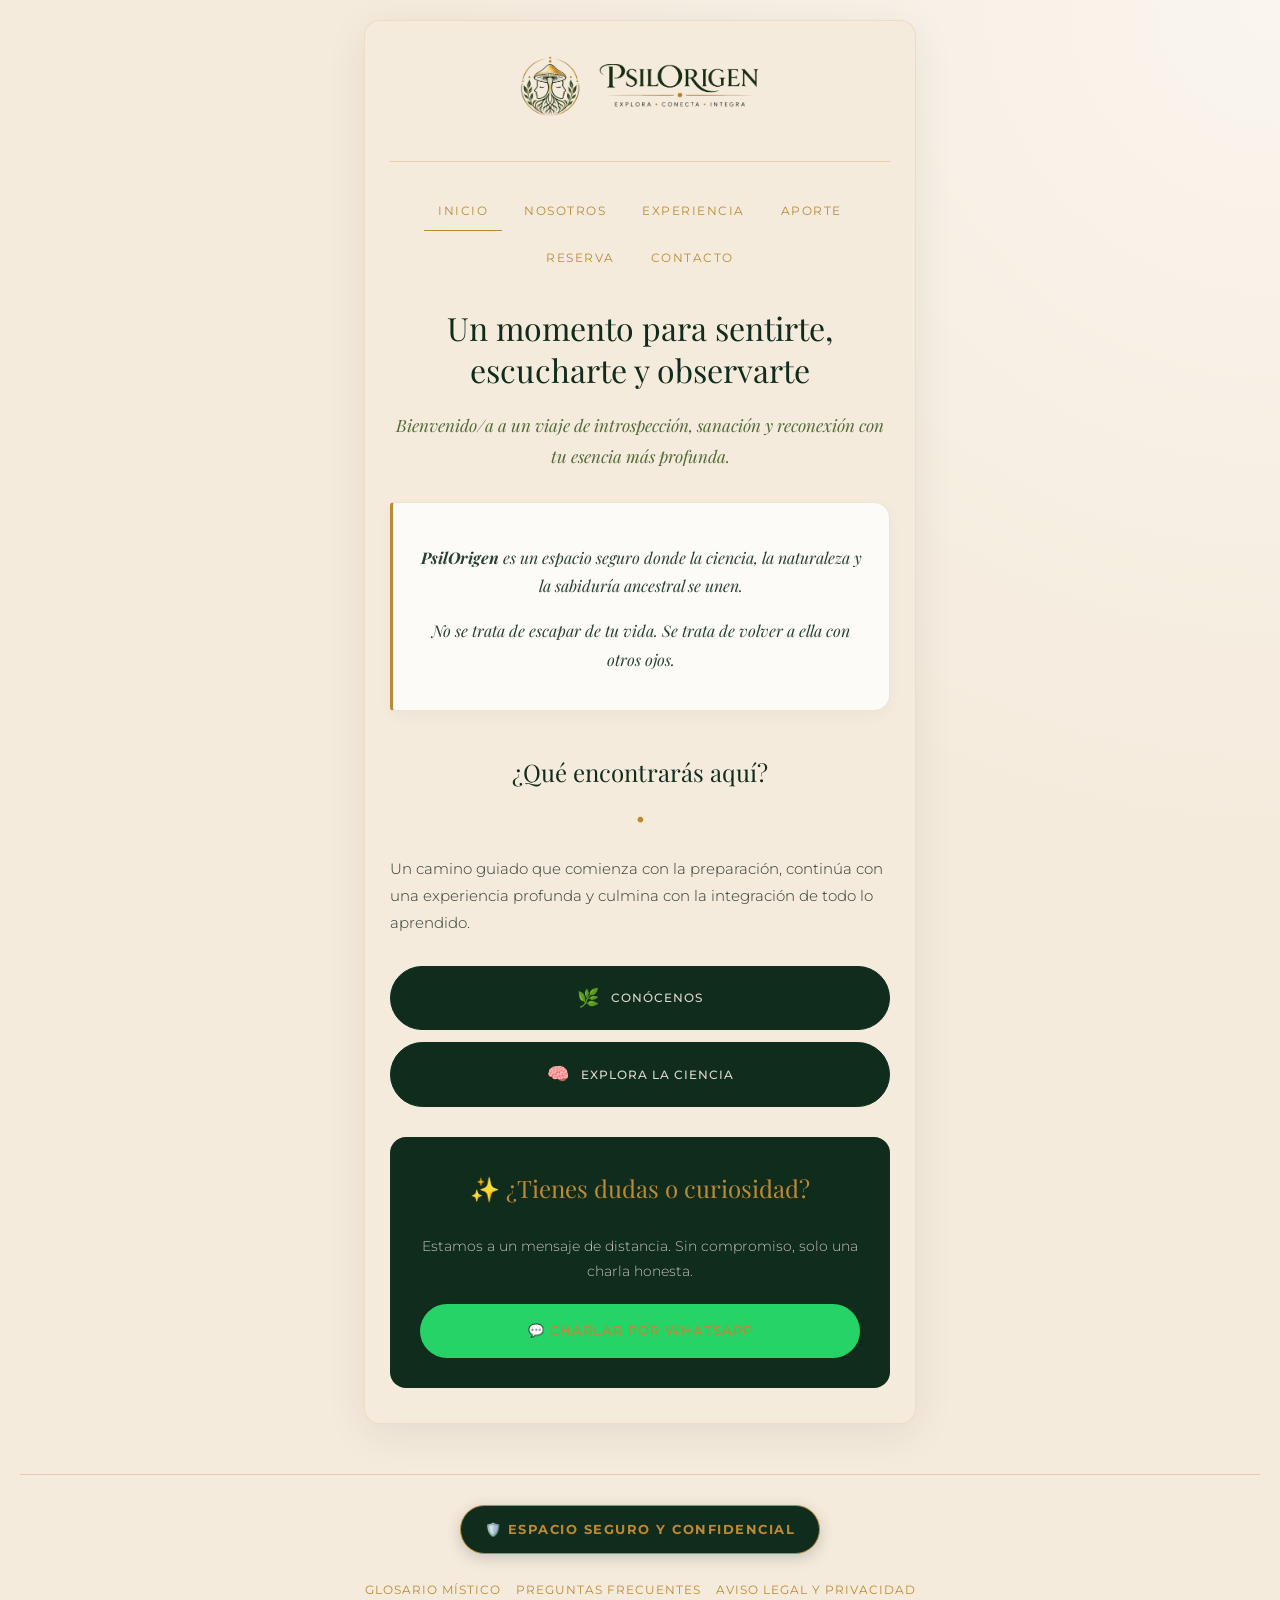
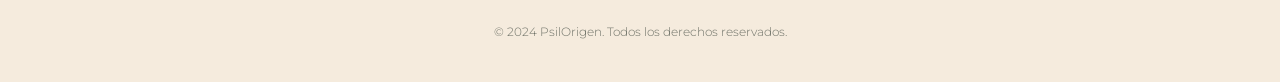
<file: index.html>
﻿<!DOCTYPE html>
<html lang="es">
<head>
    <meta charset="UTF-8"><meta name="viewport" content="width=device-width, initial-scale=1.0">
    <title>Inicio | PsilOrigen</title><link rel="stylesheet" href="css/styles.css?v=18">
</head>
<body>
<div id="focus-overlay"></div>
    <div id="preloader">
        <img src="img/iso-logo.png" alt="Cargando PsilOrigen">
        <p>Respira profundo...</p>
    </div>
    <div id="logo-flotante">
        <img src="img/iso-logo.png" alt="Isologo Flotante">
    </div>
<div class="contenedor">
    <div class="cabecera"><div class="logo-container">
                <img src="img/iso-logo.png" alt="Isologo PsilOrigen" class="logo-isotipo">
                <img src="img/letras-logo.png" alt="Letras PsilOrigen" class="logo-imagen">
            </div></div>
    <div class="nav-container">
        <button class="menu-toggle" onclick="toggleMenu()"><span></span><span></span><span></span></button>
        <div class="nav" id="menuNav">
            <a href="index.html" class="activo">Inicio</a><a href="quienes-somos.html">Nosotros</a><a href="experiencia.html">Experiencia</a><a href="inversion.html">Aporte</a><a href="reserva.html">Reserva</a><a href="contacto.html">Contacto</a>
        </div>
    </div>
    <h1>Un momento para sentirte, escucharte y observarte</h1>
    <p class="intro">Bienvenido/a a un viaje de introspección, sanación y reconexión con tu esencia más profunda.</p>
    <div class="bienvenida"><p><strong>PsilOrigen</strong> es un espacio seguro donde la ciencia, la naturaleza y la sabiduría ancestral se unen.</p><p>No se trata de escapar de tu vida. Se trata de volver a ella con otros ojos.</p></div>
    <h2>¿Qué encontrarás aquí?</h2>
    <p>Un camino guiado que comienza con la preparación, continúa con una experiencia profunda y culmina con la integración de todo lo aprendido.</p>
    <div class="tarjetas-cta">
        <a href="quienes-somos.html" class="tarjeta-cta"><span>🌿</span><p>Conócenos</p></a>
        <a href="experiencia.html" class="tarjeta-cta"><span>🧠</span><p>Explora la Ciencia</p></a>
    </div>
    <div class="chat-wa-box">
        <h3>✨ ¿Tienes dudas o curiosidad?</h3><p>Estamos a un mensaje de distancia. Sin compromiso, solo una charla honesta.</p>
        <a href="https://wa.me/18094579494?text=Hola%20PsilOrigen%2C%20me%20gustar%C3%ADa%20charlar." target="_blank" class="btn-whatsapp-grande">💬 Charlar por WhatsApp</a>
    </div>
</div>
        <footer>
            <div class="safe-space-badge">🛡️ Espacio Seguro y Confidencial</div>
            <div class="footer-links">
                <a href="glosario.html">Glosario Místico</a>
                <a href="faq.html">Preguntas Frecuentes</a>
                <a href="legal.html">Aviso Legal y Privacidad</a>
            </div>
            <p style="font-size: 12px; margin-top: 20px; opacity: 0.6;">© 2024 PsilOrigen. Todos los derechos reservados.</p>
        </footer>
    </div>
<script src="js/script.js"></script>
</body></html>
</file>
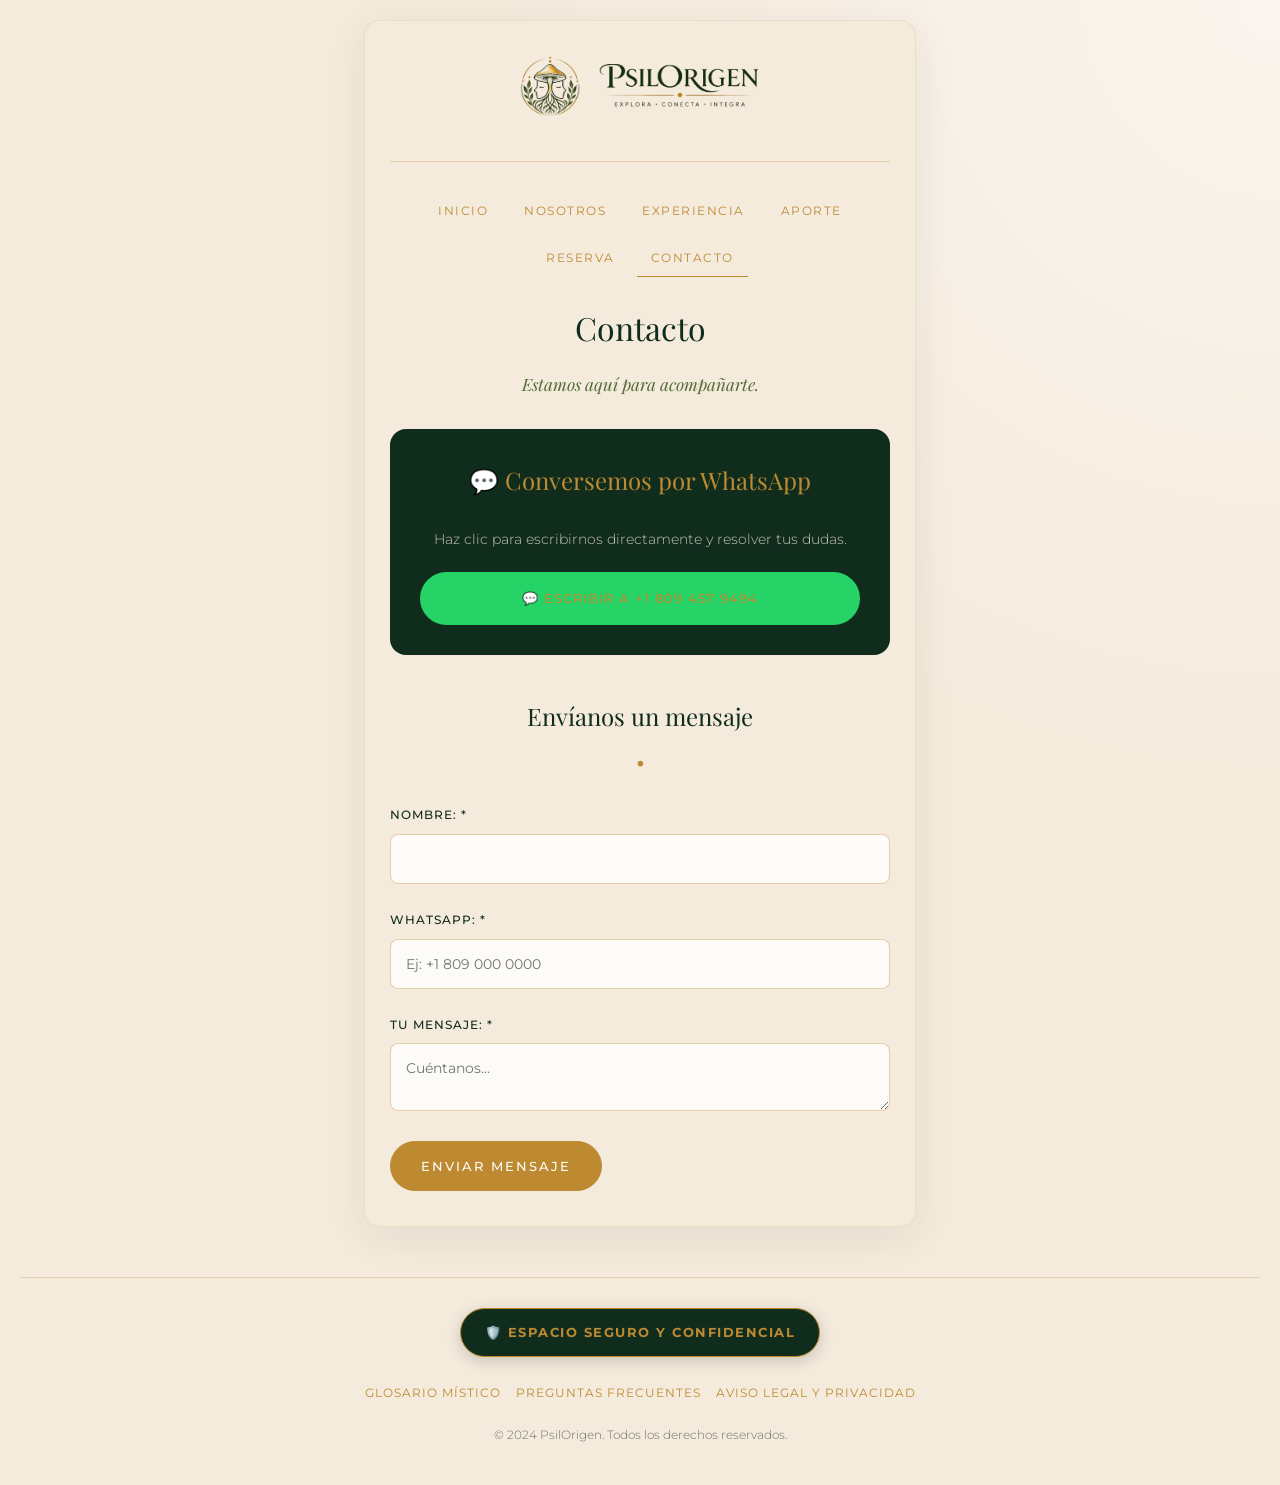
<file: contacto.html>
﻿<!DOCTYPE html>
<html lang="es">
<head><meta charset="UTF-8"><meta name="viewport" content="width=device-width, initial-scale=1.0"><title>Contacto | PsilOrigen</title><link rel="stylesheet" href="css/styles.css?v=18"></head>
<body>
<div id="focus-overlay"></div>
    <div id="preloader">
        <img src="img/iso-logo.png" alt="Cargando PsilOrigen">
        <p>Respira profundo...</p>
    </div>
    <div id="logo-flotante">
        <img src="img/iso-logo.png" alt="Isologo Flotante">
    </div>
<div class="contenedor">
    <div class="cabecera"><div class="logo-container">
                <img src="img/iso-logo.png" alt="Isologo PsilOrigen" class="logo-isotipo">
                <img src="img/letras-logo.png" alt="Letras PsilOrigen" class="logo-imagen">
            </div></div>
    <div class="nav-container"><button class="menu-toggle" onclick="toggleMenu()"><span></span><span></span><span></span></button><div class="nav" id="menuNav"><a href="index.html">Inicio</a><a href="quienes-somos.html">Nosotros</a><a href="experiencia.html">Experiencia</a><a href="inversion.html">Aporte</a><a href="reserva.html">Reserva</a><a href="contacto.html" class="activo">Contacto</a></div></div>
    <h1>Contacto</h1><p class="intro">Estamos aquí para acompañarte.</p>
    <div class="chat-wa-box">
        <h3>💬 Conversemos por WhatsApp</h3><p>Haz clic para escribirnos directamente y resolver tus dudas.</p>
        <a href="https://wa.me/18094579494?text=Hola%20PsilOrigen" target="_blank" class="btn-whatsapp-grande">💬 Escribir a +1 809 457 9494</a>
    </div>
    <h2>Envíanos un mensaje</h2>
    <form id="contactoForm">
        <input type="hidden" name="tipo" value="contacto">
        <label for="nombreContacto">Nombre: *</label><input type="text" id="nombreContacto" name="nombre" required>
        <label for="telefonoContacto">WhatsApp: *</label><input type="tel" id="telefonoContacto" name="whatsapp" placeholder="Ej: +1 809 000 0000" required>
        <label for="mensajeContacto">Tu mensaje: *</label><textarea id="mensajeContacto" name="mensaje" required placeholder="Cuéntanos..."></textarea>
        <button type="submit" class="boton-general">Enviar mensaje</button>
    </form>
</div>
        <footer>
            <div class="safe-space-badge">🛡️ Espacio Seguro y Confidencial</div>
            <div class="footer-links">
                <a href="glosario.html">Glosario Místico</a>
                <a href="faq.html">Preguntas Frecuentes</a>
                <a href="legal.html">Aviso Legal y Privacidad</a>
            </div>
            <p style="font-size: 12px; margin-top: 20px; opacity: 0.6;">© 2024 PsilOrigen. Todos los derechos reservados.</p>
        </footer>
    </div>
<script src="js/script.js"></script>
</body></html>
</file>
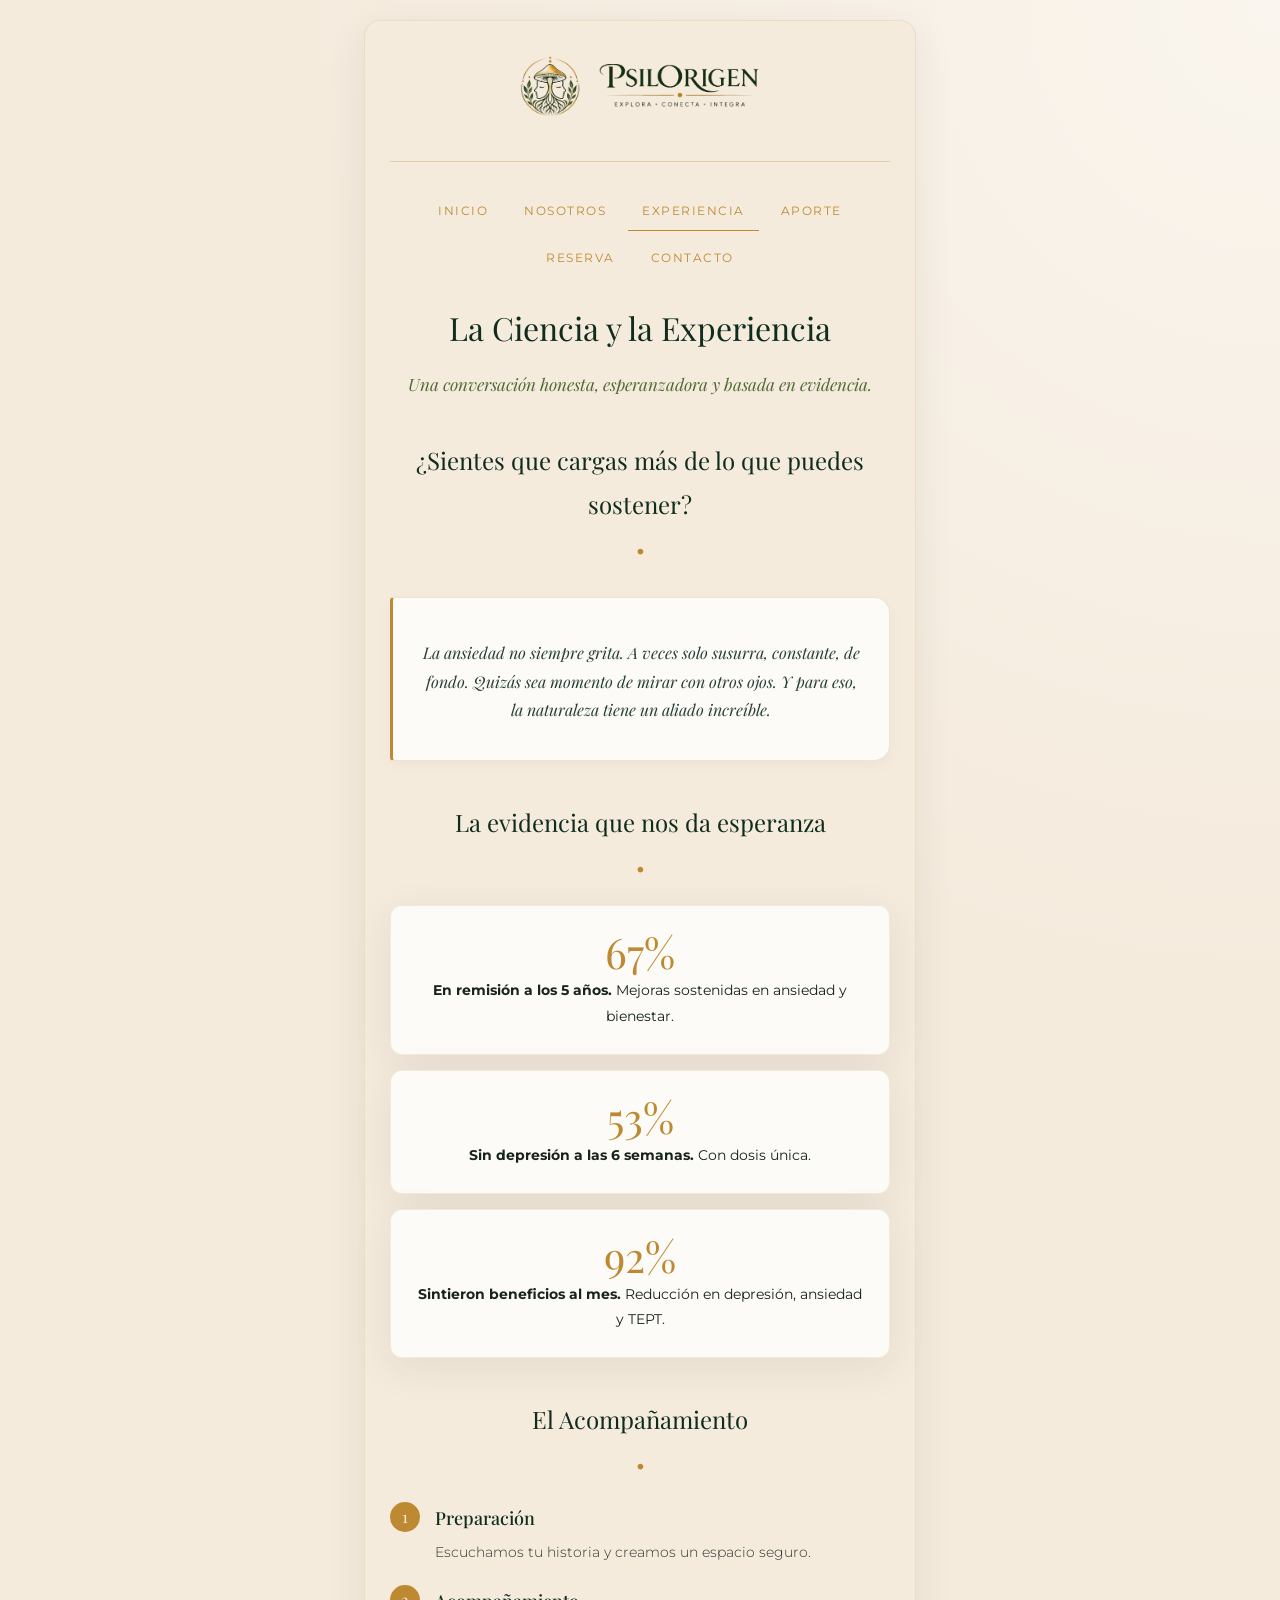
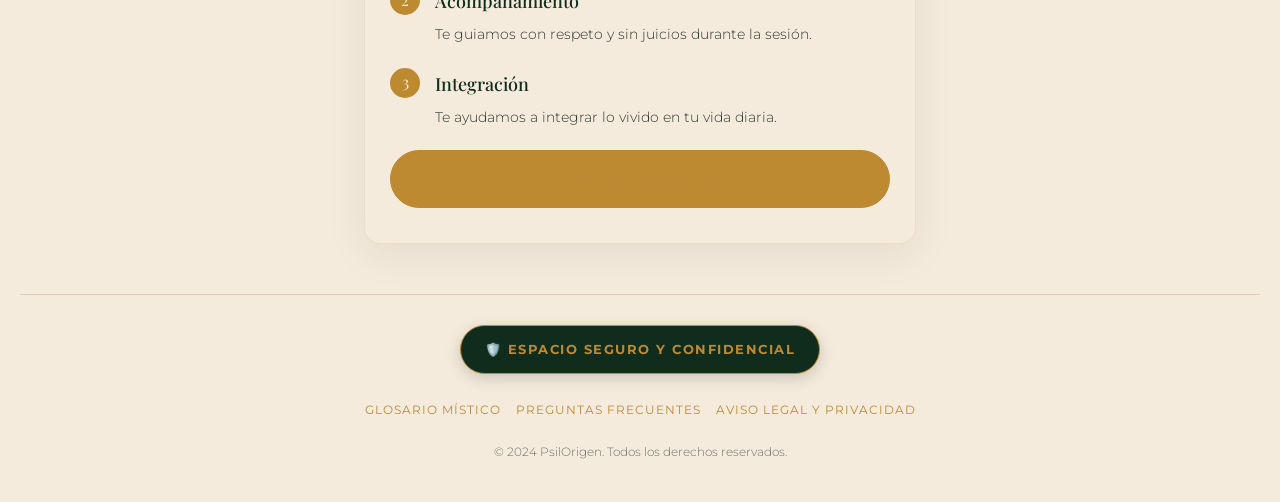
<file: experiencia.html>
﻿<!DOCTYPE html>
<html lang="es">
<head><meta charset="UTF-8"><meta name="viewport" content="width=device-width, initial-scale=1.0"><title>Experiencia | PsilOrigen</title><link rel="stylesheet" href="css/styles.css?v=18"></head>
<body>
<div id="focus-overlay"></div>
    <div id="preloader">
        <img src="img/iso-logo.png" alt="Cargando PsilOrigen">
        <p>Respira profundo...</p>
    </div>
    <div id="logo-flotante">
        <img src="img/iso-logo.png" alt="Isologo Flotante">
    </div>
<div class="contenedor">
    <div class="cabecera"><div class="logo-container">
                <img src="img/iso-logo.png" alt="Isologo PsilOrigen" class="logo-isotipo">
                <img src="img/letras-logo.png" alt="Letras PsilOrigen" class="logo-imagen">
            </div></div>
    <div class="nav-container"><button class="menu-toggle" onclick="toggleMenu()"><span></span><span></span><span></span></button><div class="nav" id="menuNav"><a href="index.html">Inicio</a><a href="quienes-somos.html">Nosotros</a><a href="experiencia.html" class="activo">Experiencia</a><a href="inversion.html">Aporte</a><a href="reserva.html">Reserva</a><a href="contacto.html">Contacto</a></div></div>
    <h1>La Ciencia y la Experiencia</h1><p class="intro">Una conversación honesta, esperanzadora y basada en evidencia.</p>
    <h2>¿Sientes que cargas más de lo que puedes sostener?</h2>
    <div class="caja-reflexion"><p>La ansiedad no siempre grita. A veces solo susurra, constante, de fondo. Quizás sea momento de mirar con otros ojos. Y para eso, la naturaleza tiene un aliado increíble.</p></div>
    <h2>La evidencia que nos da esperanza</h2>
    <div class="tarjetas">
        <div class="tarjeta"><div class="tarjeta-numero">67%</div><div class="tarjeta-descripcion"><strong>En remisión a los 5 años.</strong> Mejoras sostenidas en ansiedad y bienestar.</div></div>
        <div class="tarjeta"><div class="tarjeta-numero">53%</div><div class="tarjeta-descripcion"><strong>Sin depresión a las 6 semanas.</strong> Con dosis única.</div></div>
        <div class="tarjeta"><div class="tarjeta-numero">92%</div><div class="tarjeta-descripcion"><strong>Sintieron beneficios al mes.</strong> Reducción en depresión, ansiedad y TEPT.</div></div>
    </div>
    <h2>El Acompañamiento</h2>
    <div class="paso"><div class="paso-numero">1</div><div class="paso-contenido"><h3>Preparación</h3><p>Escuchamos tu historia y creamos un espacio seguro.</p></div></div>
    <div class="paso"><div class="paso-numero">2</div><div class="paso-contenido"><h3>Acompañamiento</h3><p>Te guiamos con respeto y sin juicios durante la sesión.</p></div></div>
    <div class="paso"><div class="paso-numero">3</div><div class="paso-contenido"><h3>Integración</h3><p>Te ayudamos a integrar lo vivido en tu vida diaria.</p></div></div>
    <div class="boton-cta"><a href="reserva.html">Comenzar mi proceso</a></div>
</div>
        <footer>
            <div class="safe-space-badge">🛡️ Espacio Seguro y Confidencial</div>
            <div class="footer-links">
                <a href="glosario.html">Glosario Místico</a>
                <a href="faq.html">Preguntas Frecuentes</a>
                <a href="legal.html">Aviso Legal y Privacidad</a>
            </div>
            <p style="font-size: 12px; margin-top: 20px; opacity: 0.6;">© 2024 PsilOrigen. Todos los derechos reservados.</p>
        </footer>
    </div>
<script src="js/script.js"></script>
</body></html>
</file>
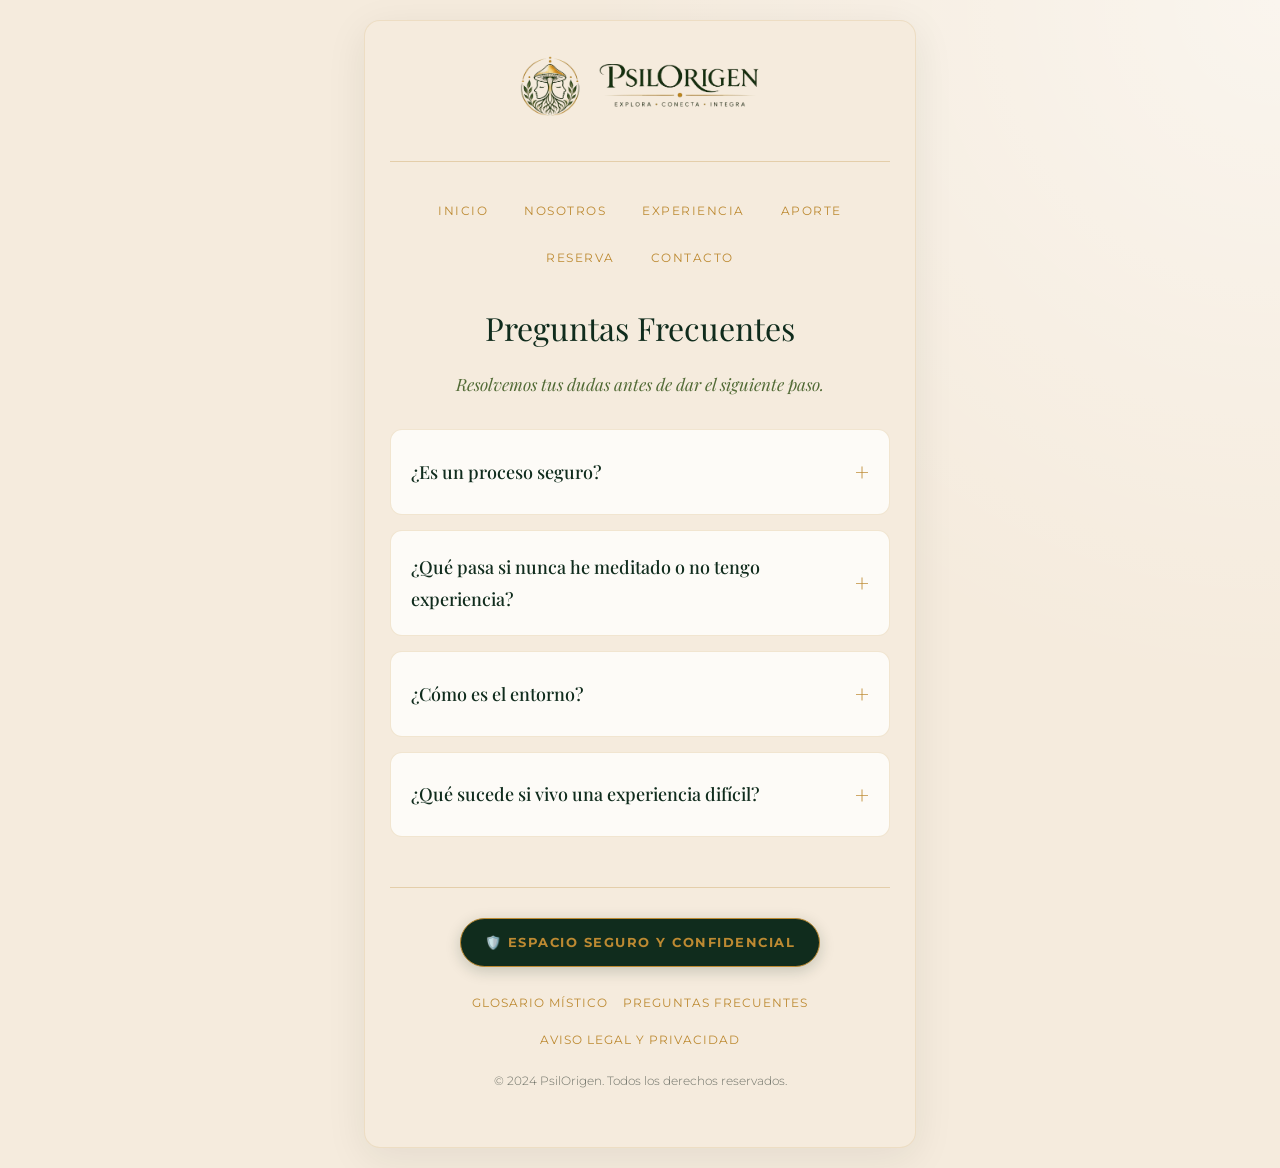
<file: faq.html>
﻿<!DOCTYPE html>
<html lang="es">
<head><meta charset="UTF-8"><meta name="viewport" content="width=device-width, initial-scale=1.0"><title>FAQ | PsilOrigen</title><link rel="stylesheet" href="css/styles.css?v=18"></head>
<body>
<div id="preloader">
        <img src="img/iso-logo.png" alt="Cargando PsilOrigen">
        <p>Respira profundo...</p>
    </div>
    <div id="logo-flotante">
        <img src="img/iso-logo.png" alt="Isologo Flotante">
    </div>
    <div class="contenedor">
        <div class="cabecera">
            <div class="logo-container">
                <img src="img/iso-logo.png" alt="Isologo PsilOrigen" class="logo-isotipo">
                <img src="img/letras-logo.png" alt="Letras PsilOrigen" class="logo-imagen">
            </div>
        </div>
        <div class="nav-container">
            <button class="menu-toggle" onclick="toggleMenu()"><span></span><span></span><span></span></button>
            <div class="nav" id="menuNav">
                <a href="index.html">Inicio</a><a href="quienes-somos.html">Nosotros</a><a href="experiencia.html">Experiencia</a><a href="inversion.html">Aporte</a><a href="reserva.html">Reserva</a><a href="contacto.html">Contacto</a>
            </div>
        </div>
        <h1>Preguntas Frecuentes</h1>
        <p class="intro">Resolvemos tus dudas antes de dar el siguiente paso.</p>
        
        <details class="faq-item">
            <summary>¿Es un proceso seguro?</summary>
            <div class="faq-content">Sí. Nuestro enfoque prioriza tu seguridad física y emocional. Trabajamos en un entorno controlado, con preparación previa y acompañamiento profesional durante y después de la experiencia.</div>
        </details>
        
        <details class="faq-item">
            <summary>¿Qué pasa si nunca he meditado o no tengo experiencia?</summary>
            <div class="faq-content">No necesitas experiencia previa. El proceso comienza con una preparación y entrevista de intención donde te guiaremos paso a paso. La experiencia se adapta a tu ritmo y a lo que necesites en este momento de tu vida.</div>
        </details>
        
        <details class="faq-item">
            <summary>¿Cómo es el entorno?</summary>
            <div class="faq-content">Creamos un "Setting" (entorno) seguro, cómodo y libre de juicios. Combinamos la calidez de la naturaleza con un espacio íntimo para que te sientas contenido y puedas soltar el control sin miedo.</div>
        </details>

        <details class="faq-item">
            <summary>¿Qué sucede si vivo una experiencia difícil?</summary>
            <div class="faq-content">En ocasiones pueden surgir emociones intensas o recuerdos. Nuestro equipo está preparado para acompañarte con respeto, sin juicios, y ayudarte a procesar lo que surja, entendiendo que a veces lo más valioso está detrás de la incomodidad.</div>
        </details>
        <footer>
            <div class="safe-space-badge">🛡️ Espacio Seguro y Confidencial</div>
            <div class="footer-links">
                <a href="glosario.html">Glosario Místico</a>
                <a href="faq.html">Preguntas Frecuentes</a>
                <a href="legal.html">Aviso Legal y Privacidad</a>
            </div>
            <p style="font-size: 12px; margin-top: 20px; opacity: 0.6;">© 2024 PsilOrigen. Todos los derechos reservados.</p>
        </footer>
    </div>
    <script src="js/script.js"></script>
</body>
</html>
</file>
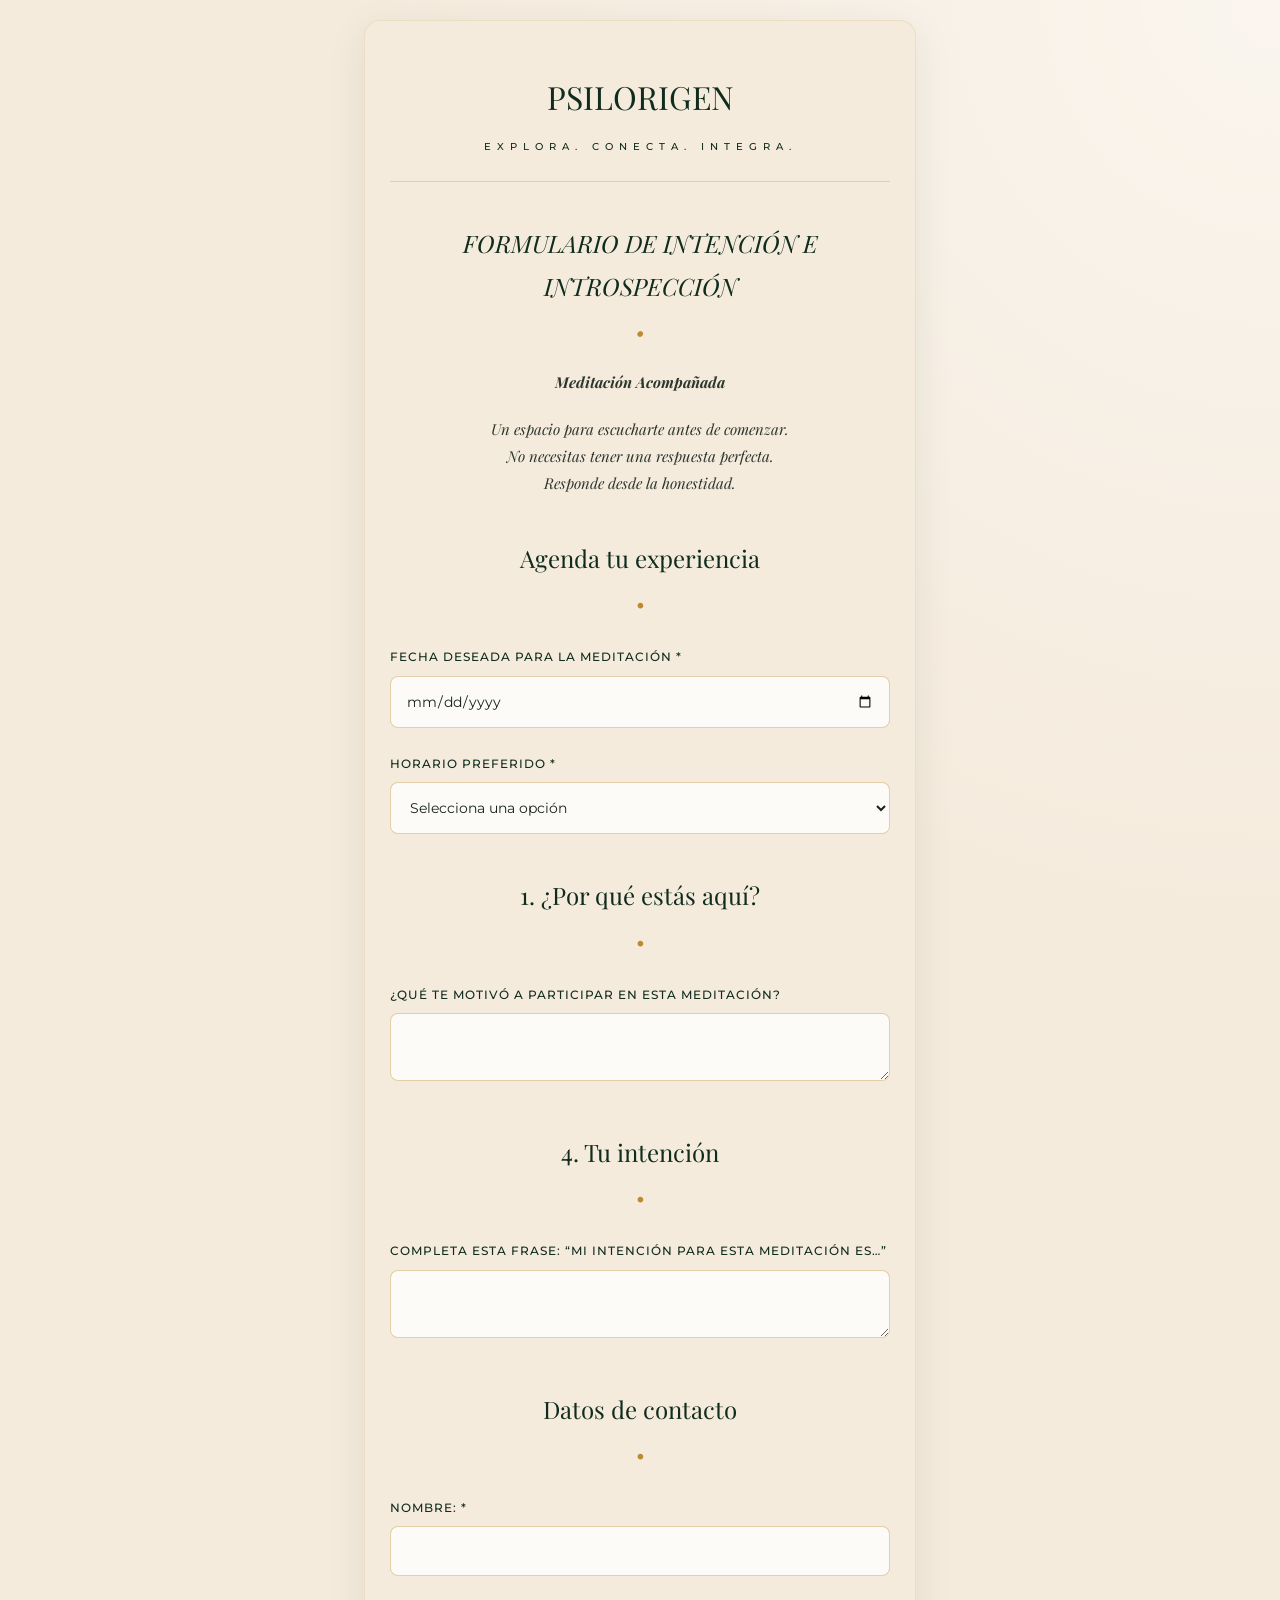
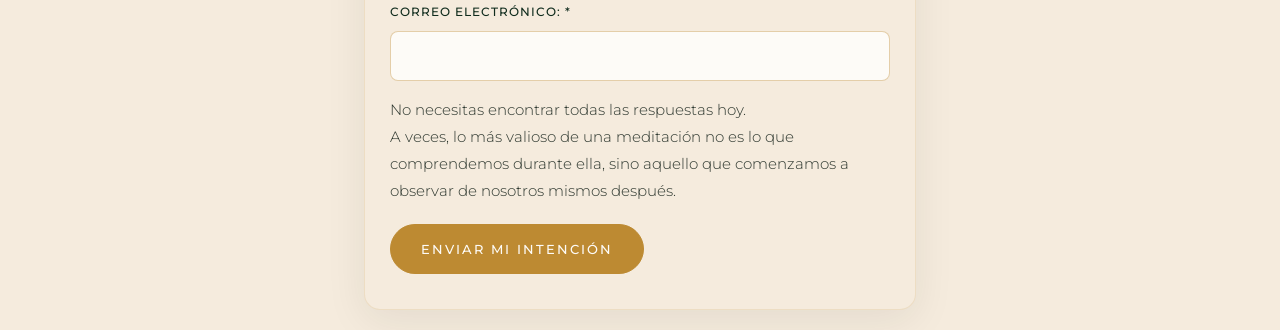
<file: formulario.html>
﻿<!DOCTYPE html>
<html lang="es">
<head>
    <meta charset="UTF-8">
    <meta name="viewport" content="width=device-width, initial-scale=1.0">
    <meta name="description" content="Formulario de intención PsilOrigen.">
    <title>Formulario de Intención | PsilOrigen</title>
    <link rel="stylesheet" href="css/styles.css">
</head>
<body>
<div class="contenedor">
    <form action="https://formspree.io/f/xaeyjqkp" method="POST">
        <div class="cabecera">
            <h1>PSILORIGEN</h1>
            <div class="subtitulo">EXPLORA. CONECTA. INTEGRA.</div>
        </div>

        <div class="intro">
            <h2>FORMULARIO DE INTENCIÓN E INTROSPECCIÓN</h2>
            <p><b>Meditación Acompañada</b></p>
            <p>Un espacio para escucharte antes de comenzar.<br>No necesitas tener una respuesta perfecta.<br>Responde desde la honestidad.</p>
        </div>

        <h2>Agenda tu experiencia</h2>
        <label for="fechaAlt">Fecha deseada para la meditación *</label>
        <input type="date" id="fechaAlt" name="fecha_meditacion" required>

        <label for="horarioAlt">Horario preferido *</label>
        <select id="horarioAlt" name="horario_meditacion" required>
            <option value="">Selecciona una opción</option>
            <option value="Manana">Mañana</option>
            <option value="Tarde">Tarde</option>
            <option value="Noche">Noche</option>
        </select>

        <h2>1. ¿Por qué estás aquí?</h2>
        <label for="motivacionAlt">¿Qué te motivó a participar en esta meditación?</label>
        <textarea id="motivacionAlt" name="motivacion" required></textarea>

        <h2>4. Tu intención</h2>
        <label for="intencionAlt">Completa esta frase: “Mi intención para esta meditación es…”</label>
        <textarea id="intencionAlt" name="intencion_final"></textarea>

        <h2>Datos de contacto</h2>
        <label for="nombreAlt">Nombre: *</label>
        <input type="text" id="nombreAlt" name="nombre" required>

        <label for="emailAlt">Correo electrónico: *</label>
        <input type="email" id="emailAlt" name="email" required>

        <div class="cierre">
            <p>No necesitas encontrar todas las respuestas hoy.<br>A veces, lo más valioso de una meditación no es lo que comprendemos durante ella, sino aquello que comenzamos a observar de nosotros mismos después.</p>
        </div>

        <button type="submit" class="boton-general">Enviar mi intención</button>
    </form>
</div>
</body>
</html>
</file>
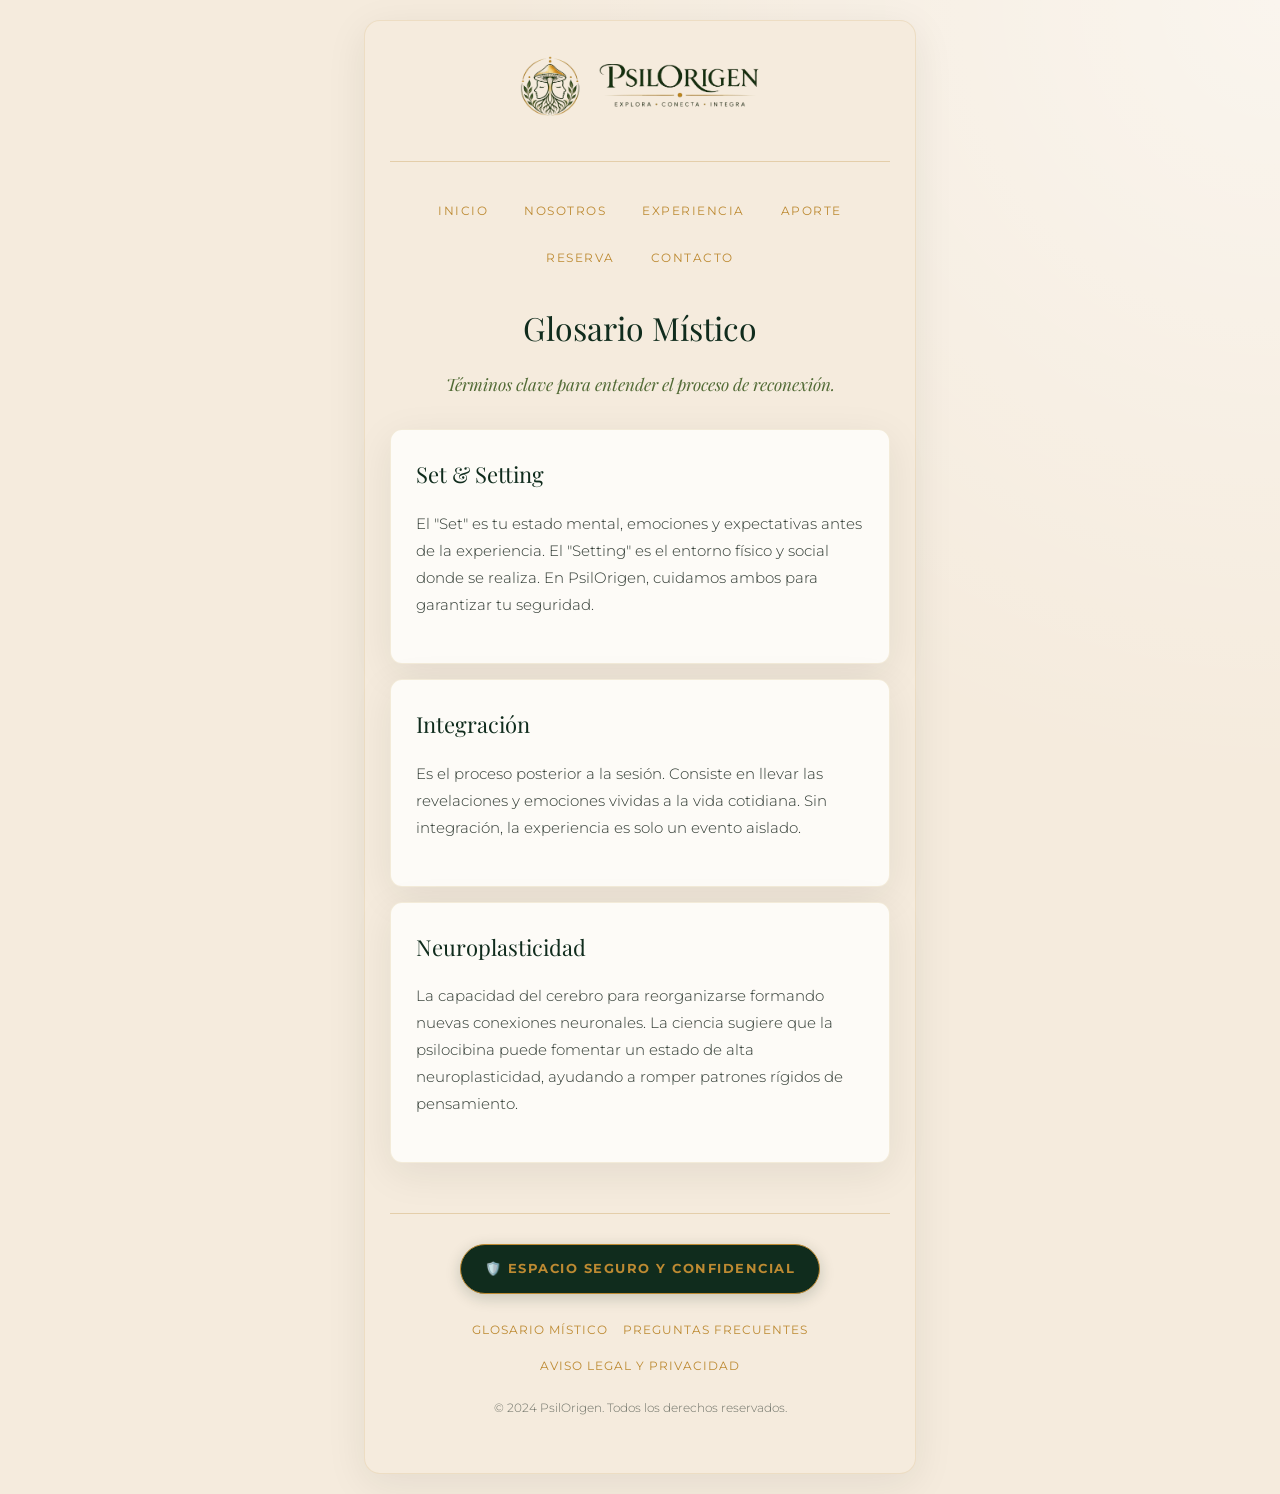
<file: glosario.html>
﻿<!DOCTYPE html>
<html lang="es">
<head><meta charset="UTF-8"><meta name="viewport" content="width=device-width, initial-scale=1.0"><title>Glosario | PsilOrigen</title><link rel="stylesheet" href="css/styles.css?v=18"></head>
<body>
<div id="preloader">
        <img src="img/iso-logo.png" alt="Cargando PsilOrigen">
        <p>Respira profundo...</p>
    </div>
    <div id="logo-flotante">
        <img src="img/iso-logo.png" alt="Isologo Flotante">
    </div>
    <div class="contenedor">
        <div class="cabecera">
            <div class="logo-container">
                <img src="img/iso-logo.png" alt="Isologo PsilOrigen" class="logo-isotipo">
                <img src="img/letras-logo.png" alt="Letras PsilOrigen" class="logo-imagen">
            </div>
        </div>
        <div class="nav-container">
            <button class="menu-toggle" onclick="toggleMenu()"><span></span><span></span><span></span></button>
            <div class="nav" id="menuNav">
                <a href="index.html">Inicio</a><a href="quienes-somos.html">Nosotros</a><a href="experiencia.html">Experiencia</a><a href="inversion.html">Aporte</a><a href="reserva.html">Reserva</a><a href="contacto.html">Contacto</a>
            </div>
        </div>
        <h1>Glosario Místico</h1>
        <p class="intro">Términos clave para entender el proceso de reconexión.</p>
        <div class="tarjeta" style="text-align: left; margin-bottom: 15px;"><div class="plan-titulo">Set & Setting</div><p>El "Set" es tu estado mental, emociones y expectativas antes de la experiencia. El "Setting" es el entorno físico y social donde se realiza. En PsilOrigen, cuidamos ambos para garantizar tu seguridad.</p></div>
        <div class="tarjeta" style="text-align: left; margin-bottom: 15px;"><div class="plan-titulo">Integración</div><p>Es el proceso posterior a la sesión. Consiste en llevar las revelaciones y emociones vividas a la vida cotidiana. Sin integración, la experiencia es solo un evento aislado.</p></div>
        <div class="tarjeta" style="text-align: left; margin-bottom: 15px;"><div class="plan-titulo">Neuroplasticidad</div><p>La capacidad del cerebro para reorganizarse formando nuevas conexiones neuronales. La ciencia sugiere que la psilocibina puede fomentar un estado de alta neuroplasticidad, ayudando a romper patrones rígidos de pensamiento.</p></div>
        <footer>
            <div class="safe-space-badge">🛡️ Espacio Seguro y Confidencial</div>
            <div class="footer-links">
                <a href="glosario.html">Glosario Místico</a>
                <a href="faq.html">Preguntas Frecuentes</a>
                <a href="legal.html">Aviso Legal y Privacidad</a>
            </div>
            <p style="font-size: 12px; margin-top: 20px; opacity: 0.6;">© 2024 PsilOrigen. Todos los derechos reservados.</p>
        </footer>
    </div>
    <script src="js/script.js"></script>
</body>
</html>
</file>
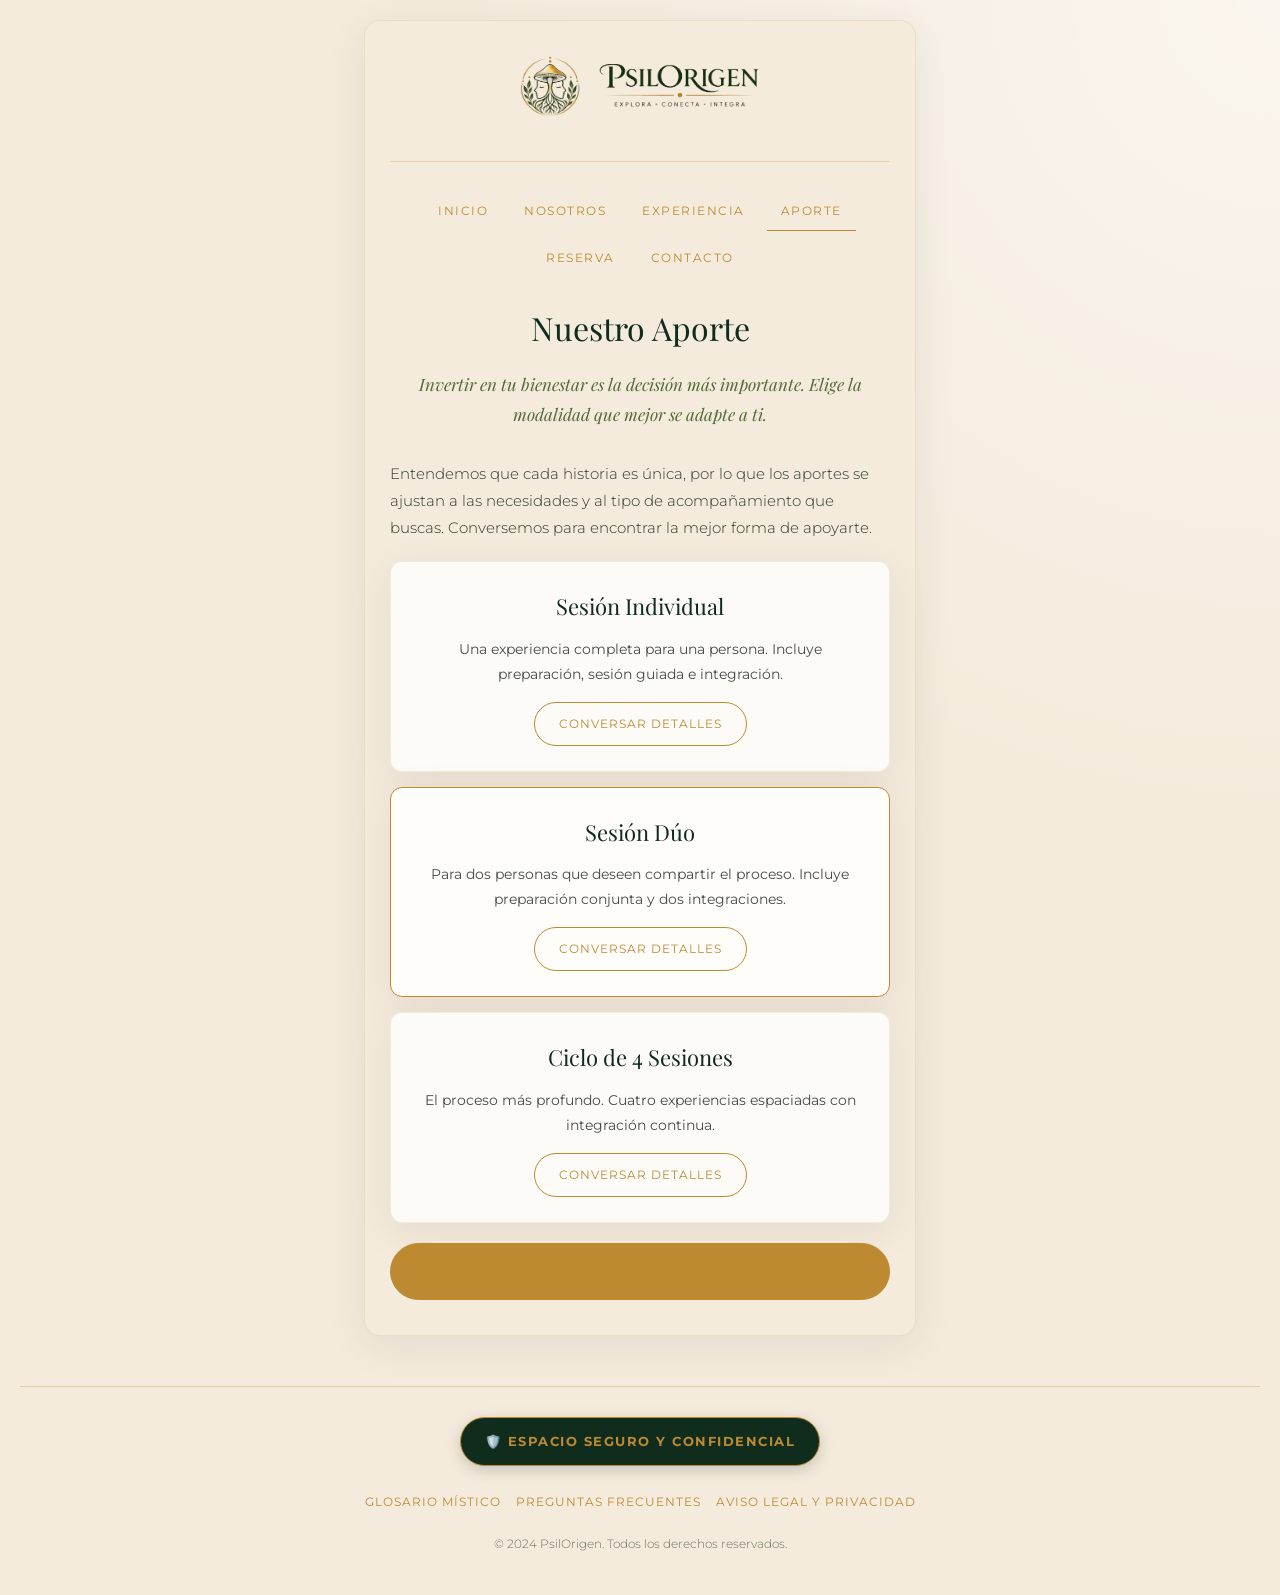
<file: inversion.html>
﻿<!DOCTYPE html>
<html lang="es">
<head><meta charset="UTF-8"><meta name="viewport" content="width=device-width, initial-scale=1.0"><title>Aporte | PsilOrigen</title><link rel="stylesheet" href="css/styles.css?v=18"></head>
<body>
<div id="focus-overlay"></div>
    <div id="preloader">
        <img src="img/iso-logo.png" alt="Cargando PsilOrigen">
        <p>Respira profundo...</p>
    </div>
    <div id="logo-flotante">
        <img src="img/iso-logo.png" alt="Isologo Flotante">
    </div>
<div class="contenedor">
    <div class="cabecera"><div class="logo-container">
                <img src="img/iso-logo.png" alt="Isologo PsilOrigen" class="logo-isotipo">
                <img src="img/letras-logo.png" alt="Letras PsilOrigen" class="logo-imagen">
            </div></div>
    <div class="nav-container"><button class="menu-toggle" onclick="toggleMenu()"><span></span><span></span><span></span></button><div class="nav" id="menuNav"><a href="index.html">Inicio</a><a href="quienes-somos.html">Nosotros</a><a href="experiencia.html">Experiencia</a><a href="inversion.html" class="activo">Aporte</a><a href="reserva.html">Reserva</a><a href="contacto.html">Contacto</a></div></div>
    <h1>Nuestro Aporte</h1><p class="intro">Invertir en tu bienestar es la decisión más importante. Elige la modalidad que mejor se adapte a ti.</p>
    <p>Entendemos que cada historia es única, por lo que los aportes se ajustan a las necesidades y al tipo de acompañamiento que buscas. Conversemos para encontrar la mejor forma de apoyarte.</p>
    <div class="planes">
        <div class="plan"><div class="plan-titulo">Sesión Individual</div><div class="plan-descripcion">Una experiencia completa para una persona. Incluye preparación, sesión guiada e integración.</div><a href="https://wa.me/18094579494?text=Hola,%20me%20interesa%20la%20Sesi%C3%B3n%20Individual." target="_blank" class="plan-btn">Conversar detalles</a></div>
        <div class="plan plan-destacado"><div class="plan-titulo">Sesión Dúo</div><div class="plan-descripcion">Para dos personas que deseen compartir el proceso. Incluye preparación conjunta y dos integraciones.</div><a href="https://wa.me/18094579494?text=Hola,%20me%20interesa%20la%20Sesi%C3%B3n%20D%C3%BAo." target="_blank" class="plan-btn">Conversar detalles</a></div>
        <div class="plan"><div class="plan-titulo">Ciclo de 4 Sesiones</div><div class="plan-descripcion">El proceso más profundo. Cuatro experiencias espaciadas con integración continua.</div><a href="https://wa.me/18094579494?text=Hola,%20me%20interesa%20el%20Ciclo%20de%204%20Sesiones." target="_blank" class="plan-btn">Conversar detalles</a></div>
    </div>
    <div class="boton-cta"><a href="https://wa.me/18094579494?text=Hola,%20me%20gustar%C3%ADa%20saber%20m%C3%A1s%20sobre%20el%20aporte." target="_blank">Hablar por WhatsApp</a></div>
</div>
        <footer>
            <div class="safe-space-badge">🛡️ Espacio Seguro y Confidencial</div>
            <div class="footer-links">
                <a href="glosario.html">Glosario Místico</a>
                <a href="faq.html">Preguntas Frecuentes</a>
                <a href="legal.html">Aviso Legal y Privacidad</a>
            </div>
            <p style="font-size: 12px; margin-top: 20px; opacity: 0.6;">© 2024 PsilOrigen. Todos los derechos reservados.</p>
        </footer>
    </div>
<script src="js/script.js"></script>
</body></html>
</file>
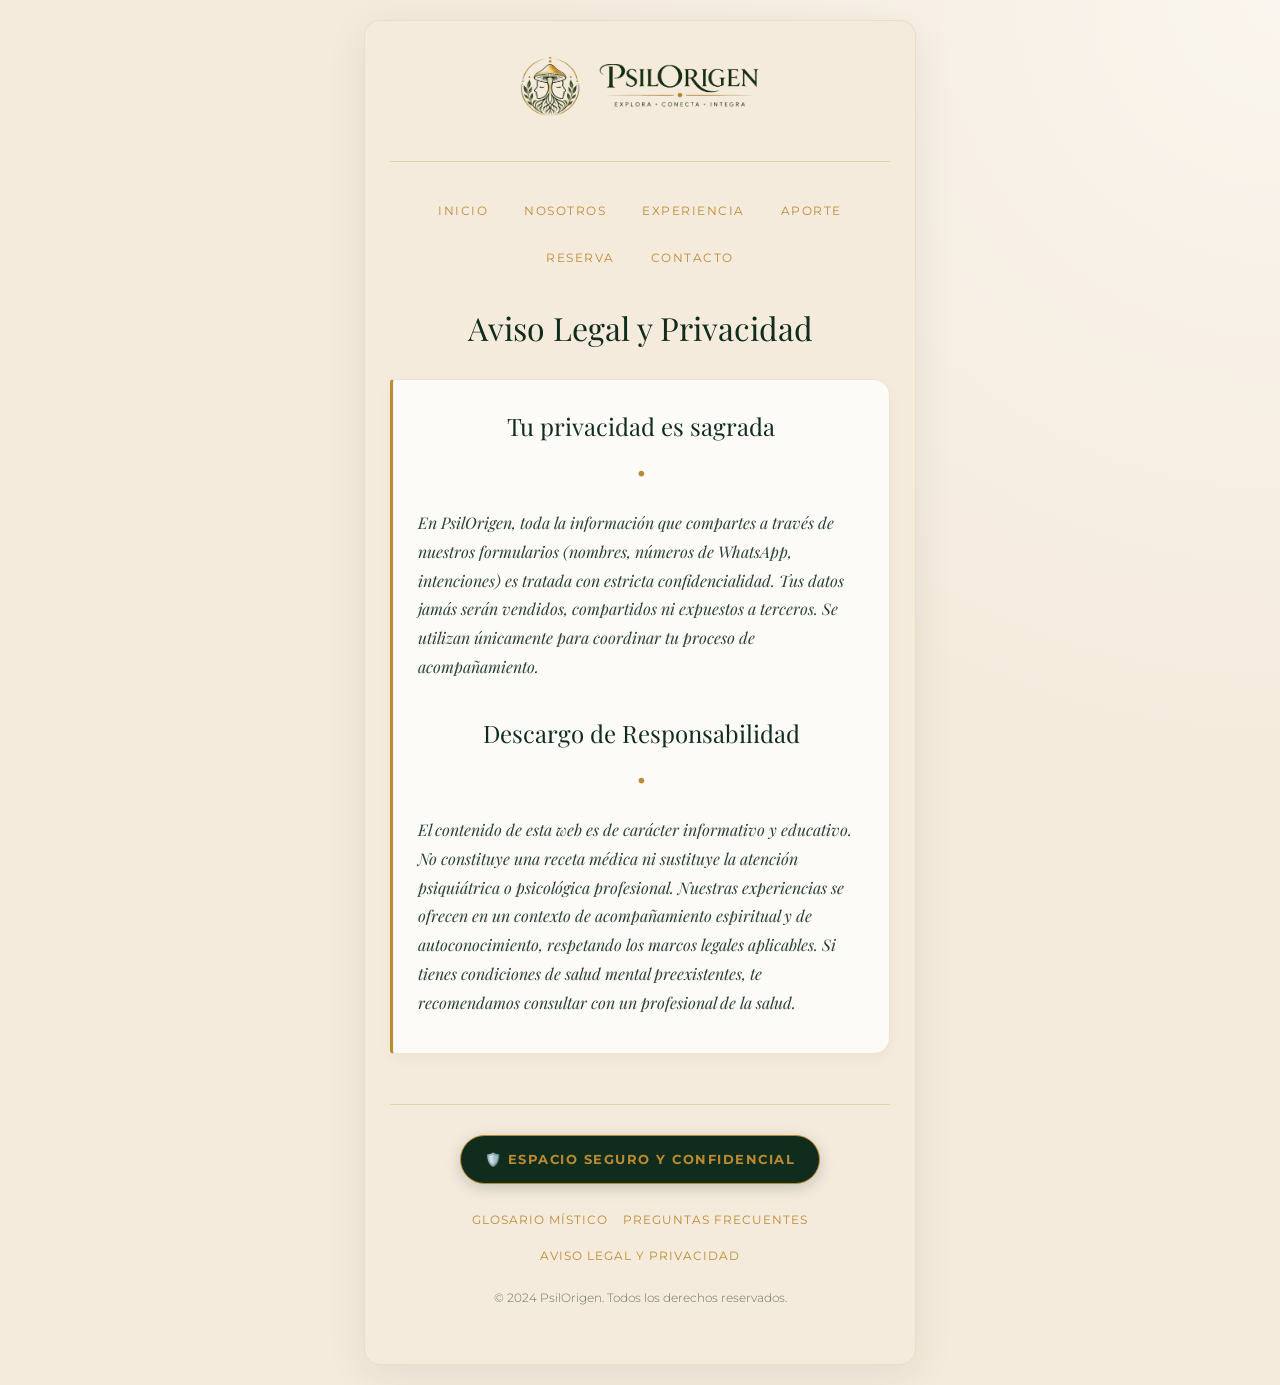
<file: legal.html>
﻿<!DOCTYPE html>
<html lang="es">
<head><meta charset="UTF-8"><meta name="viewport" content="width=device-width, initial-scale=1.0"><title>Legal | PsilOrigen</title><link rel="stylesheet" href="css/styles.css?v=18"></head>
<body>
<div id="preloader">
        <img src="img/iso-logo.png" alt="Cargando PsilOrigen">
        <p>Respira profundo...</p>
    </div>
    <div id="logo-flotante">
        <img src="img/iso-logo.png" alt="Isologo Flotante">
    </div>
    <div class="contenedor">
        <div class="cabecera">
            <div class="logo-container">
                <img src="img/iso-logo.png" alt="Isologo PsilOrigen" class="logo-isotipo">
                <img src="img/letras-logo.png" alt="Letras PsilOrigen" class="logo-imagen">
            </div>
        </div>
        <div class="nav-container">
            <button class="menu-toggle" onclick="toggleMenu()"><span></span><span></span><span></span></button>
            <div class="nav" id="menuNav">
                <a href="index.html">Inicio</a><a href="quienes-somos.html">Nosotros</a><a href="experiencia.html">Experiencia</a><a href="inversion.html">Aporte</a><a href="reserva.html">Reserva</a><a href="contacto.html">Contacto</a>
            </div>
        </div>
        <h1>Aviso Legal y Privacidad</h1>
        <div class="caja-reflexion" style="text-align: left;">
            <h2 style="margin-top: 0; border: none;">Tu privacidad es sagrada</h2>
            <p>En PsilOrigen, toda la información que compartes a través de nuestros formularios (nombres, números de WhatsApp, intenciones) es tratada con estricta confidencialidad. Tus datos jamás serán vendidos, compartidos ni expuestos a terceros. Se utilizan únicamente para coordinar tu proceso de acompañamiento.</p>
            
            <h2 style="margin-top: 30px; border: none;">Descargo de Responsabilidad</h2>
            <p>El contenido de esta web es de carácter informativo y educativo. No constituye una receta médica ni sustituye la atención psiquiátrica o psicológica profesional. Nuestras experiencias se ofrecen en un contexto de acompañamiento espiritual y de autoconocimiento, respetando los marcos legales aplicables. Si tienes condiciones de salud mental preexistentes, te recomendamos consultar con un profesional de la salud.</p>
        </div>
        <footer>
            <div class="safe-space-badge">🛡️ Espacio Seguro y Confidencial</div>
            <div class="footer-links">
                <a href="glosario.html">Glosario Místico</a>
                <a href="faq.html">Preguntas Frecuentes</a>
                <a href="legal.html">Aviso Legal y Privacidad</a>
            </div>
            <p style="font-size: 12px; margin-top: 20px; opacity: 0.6;">© 2024 PsilOrigen. Todos los derechos reservados.</p>
        </footer>
    </div>
    <script src="js/script.js"></script>
</body>
</html>
</file>
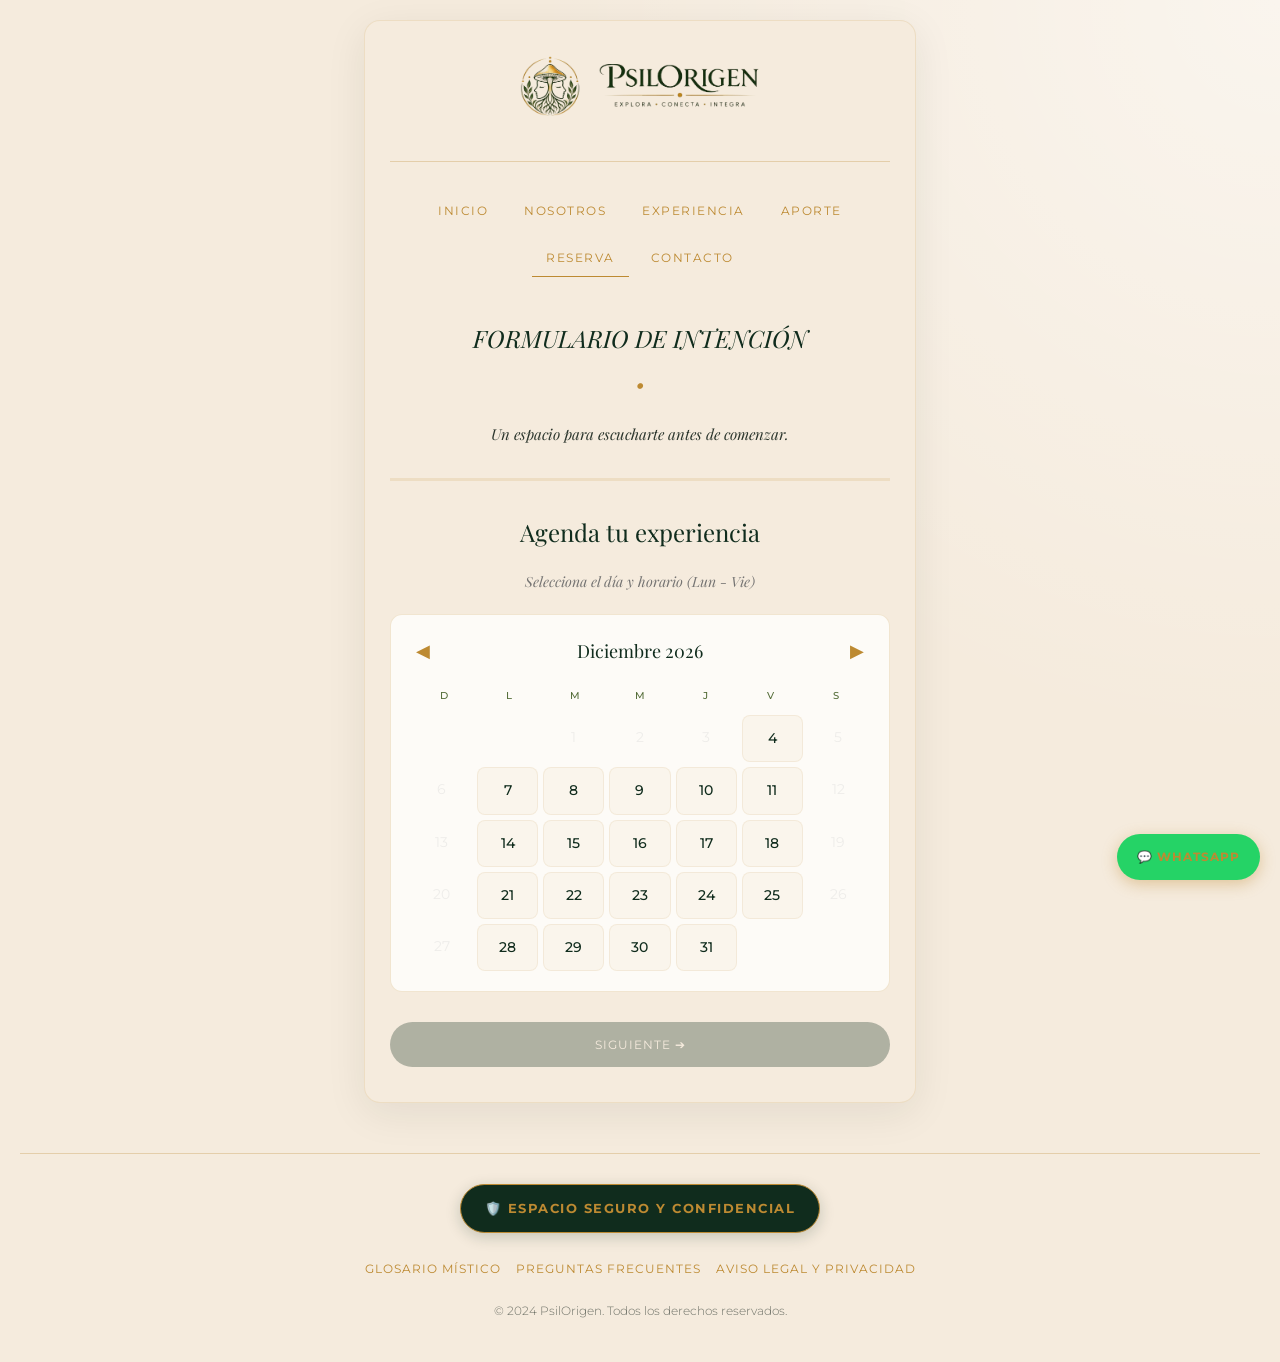
<file: reserva.html>
﻿<!DOCTYPE html>
<html lang="es">
<head><meta charset="UTF-8"><meta name="viewport" content="width=device-width, initial-scale=1.0"><title>Reserva | PsilOrigen</title><link rel="stylesheet" href="css/styles.css?v=18"></head>
<body>
<div id="focus-overlay"></div>
    <div id="preloader">
        <img src="img/iso-logo.png" alt="Cargando PsilOrigen">
        <p>Respira profundo...</p>
    </div>
    <div id="logo-flotante">
        <img src="img/iso-logo.png" alt="Isologo Flotante">
    </div>
<a href="https://wa.me/18094579494" target="_blank" class="whatsapp-float">💬 WhatsApp</a>
<div class="contenedor">
    <form id="reservaForm">
        <input type="hidden" name="tipo" value="reserva">
        <div class="cabecera"><div class="logo-container">
                <img src="img/iso-logo.png" alt="Isologo PsilOrigen" class="logo-isotipo">
                <img src="img/letras-logo.png" alt="Letras PsilOrigen" class="logo-imagen">
            </div></div>
        <div class="nav-container"><button type="button" class="menu-toggle" onclick="toggleMenu()"><span></span><span></span><span></span></button><div class="nav" id="menuNav"><a href="index.html">Inicio</a><a href="quienes-somos.html">Nosotros</a><a href="experiencia.html">Experiencia</a><a href="inversion.html">Aporte</a><a href="reserva.html" class="activo">Reserva</a><a href="contacto.html">Contacto</a></div></div>
        <div class="intro"><h2>FORMULARIO DE INTENCIÓN</h2><p>Un espacio para escucharte antes de comenzar.</p></div>
        <div class="wizard-progress-container"><div class="wizard-progress-bar" id="progressBar"></div></div>
        <div class="wizard-container">
            <div class="wizard-step active" data-step="1">
                <h3>Agenda tu experiencia</h3><p class="subtext">Selecciona el día y horario (Lun - Vie)</p>
                <div class="calendario">
                    <div class="calendario-header"><button type="button" onclick="cambiarMes(-1)">◀</button><h3 id="mesActual"></h3><button type="button" onclick="cambiarMes(1)">▶</button></div>
                    <div class="dias-semana"><span>D</span><span>L</span><span>M</span><span>M</span><span>J</span><span>V</span><span>S</span></div>
                    <div class="dias-grid" id="calendarioGrid"></div>
                </div>
                <div class="horarios-disponibles" id="horariosDisponibles"><h4>Horario:</h4><button type="button" class="horario-btn" onclick="seleccionarHorario(this, '7:00 AM - 12:00 PM')">7:00 AM - 12:00 PM</button><button type="button" class="horario-btn" onclick="seleccionarHorario(this, '4:00 PM - 11:00 PM')">4:00 PM - 11:00 PM</button></div>
                <input type="hidden" name="fecha_meditacion" id="fechaSeleccionada" required><input type="hidden" name="horario_meditacion" id="horarioSeleccionado" required>
                <div class="wizard-buttons" style="justify-content: flex-end;"><button type="button" class="btn-wizard btn-wizard-next" disabled>Siguiente ➔</button></div>
            </div>
            <div class="wizard-step" data-step="2">
                <h3>¿Qué te motivó a participar?</h3>
                <div class="opciones-wizard">
                    <label class="opcion-card"><input type="checkbox" name="motivacion[]" value="estres"> Estrés y ansiedad</label>
                    <label class="opcion-card"><input type="checkbox" name="motivacion[]" value="busqueda"> Búsqueda de sentido</label>
                    <label class="opcion-card"><input type="checkbox" name="motivacion[]" value="exploracion"> Exploración interior</label>
                    <label class="opcion-card"><input type="checkbox" name="motivacion[]" value="crecimiento"> Crecimiento personal</label>
                </div>
                <div class="wizard-buttons"><button type="button" class="btn-wizard btn-wizard-prev">Atrás</button><button type="button" class="btn-wizard btn-wizard-next">Siguiente ➔</button></div>
            </div>
            <div class="wizard-step" data-step="3">
                <h3>¿Qué estás buscando?</h3>
                <div class="opciones-wizard">
                    <label class="opcion-card"><input type="checkbox" name="buscando[]" value="calma"> Calma y claridad</label>
                    <label class="opcion-card"><input type="checkbox" name="buscando[]" value="proposito"> Propósito de vida</label>
                    <label class="opcion-card"><input type="checkbox" name="buscando[]" value="sanacion"> Sanación emocional</label>
                    <label class="opcion-card"><input type="checkbox" name="buscando[]" value="conexion"> Conexión espiritual</label>
                </div>
                <div class="wizard-buttons"><button type="button" class="btn-wizard btn-wizard-prev">Atrás</button><button type="button" class="btn-wizard btn-wizard-next">Siguiente ➔</button></div>
            </div>
            <div class="wizard-step" data-step="4">
                <h3>¿Qué te gustaría explorar?</h3>
                <div class="opciones-wizard">
                    <label class="opcion-card"><input type="checkbox" name="explorar[]" value="miedos"> Mis miedos</label>
                    <label class="opcion-card"><input type="checkbox" name="explorar[]" value="bloqueos"> Bloqueos emocionales</label>
                    <label class="opcion-card"><input type="checkbox" name="explorar[]" value="relaciones"> Mis relaciones</label>
                    <label class="opcion-card"><input type="checkbox" name="explorar[]" value="sombra"> Mi sombra</label>
                </div>
                <div class="wizard-buttons"><button type="button" class="btn-wizard btn-wizard-prev">Atrás</button><button type="button" class="btn-wizard btn-wizard-next">Siguiente ➔</button></div>
            </div>
            <div class="wizard-step" data-step="5">
                <h3>Mi intención</h3><p class="subtext">“Mi intención para esta meditación es…”</p>
                <textarea name="intencion_final" id="intencion_final" class="wizard-input" placeholder="Escribe aquí..." required></textarea>
                <div class="wizard-buttons"><button type="button" class="btn-wizard btn-wizard-prev">Atrás</button><button type="button" class="btn-wizard btn-wizard-next">Siguiente ➔</button></div>
            </div>
            <div class="wizard-step" data-step="6">
                <h3>Tus datos de contacto</h3>
                <label for="nombreReserva">Nombre: *</label><input type="text" id="nombreReserva" name="nombre" required>
                <label for="whatsappReserva">WhatsApp: *</label><input type="tel" id="whatsappReserva" name="whatsapp" required>
                <label>Tipo de Reserva *</label><select name="tipo_reserva" required><option value="">Selecciona...</option><option value="individual">Individual</option><option value="duo">Dúo</option><option value="ciclo">Ciclo</option><option value="grupal">Grupal</option></select>
                <label>Método de aporte *</label><select name="metodo_aporte" required><option value="">Selecciona...</option><option value="efectivo">Efectivo</option><option value="transferencia">Transferencia</option></select>
                <div class="wizard-buttons"><button type="button" class="btn-wizard btn-wizard-prev">Atrás</button><button type="submit" class="boton-general" style="margin-top:0;">Enviar</button></div>
            </div>
        </div>
    </form>
</div>
<div class="modal-overlay" id="successModal"><div class="modal-box"><img src="img/logo.png"><h3>✨ Gracias</h3><p>Tu intención ha sido recibida.</p><button class="modal-close-btn" onclick="closeModal()">Cerrar</button></div></div>
        <footer>
            <div class="safe-space-badge">🛡️ Espacio Seguro y Confidencial</div>
            <div class="footer-links">
                <a href="glosario.html">Glosario Místico</a>
                <a href="faq.html">Preguntas Frecuentes</a>
                <a href="legal.html">Aviso Legal y Privacidad</a>
            </div>
            <p style="font-size: 12px; margin-top: 20px; opacity: 0.6;">© 2024 PsilOrigen. Todos los derechos reservados.</p>
        </footer>
    </div>
<script src="js/script.js"></script>
</body></html>
</file>
<file: css/styles.css>
﻿@import url('https://fonts.googleapis.com/css2?family=Montserrat:ital,wght@0,300;0,400;0,500;1,400&family=Playfair+Display:ital,wght@0,400;0,600;1,400&display=swap');

:root {
    /* Paleta de colores oficial del Brand Guide */
    --verde-bosque: #102C1D;
    --verde-natural: #526B36;
    --dorado: #BD8A32;
    --marfil: #F5EBDD;
    --carbon: #17231B;
    --blanco-roto: #FDFBF7;
    
    /* Tipografías */
    --font-serif: 'Playfair Display', Georgia, serif;
    --font-sans: 'Montserrat', Arial, sans-serif;
    
    /* Efectos */
    --sombra-suave: 0 10px 40px rgba(23, 35, 27, 0.08);
    --borde-radio: 16px;
}

body {
    background-color: var(--marfil);
    background-image: radial-gradient(circle at top right, rgba(255,255,255,0.5) 0%, transparent 40%);
    font-family: var(--font-sans);
    color: var(--carbon);
    margin: 0;
    padding: 20px;
    line-height: 1.8;
    font-weight: 400;
    -webkit-font-smoothing: antialiased;
}

/* CONTENEDOR ESTILO APP PREMIUM */
.contenedor {
    max-width: 500px;
    margin: 0 auto;
    background-color: var(--marfil);
    border-radius: var(--borde-radio);
    padding: 35px 25px;
    box-shadow: var(--sombra-suave);
    position: relative;
    border: 1px solid rgba(189, 138, 50, 0.15);
}

/* CABECERA */
.cabecera { text-align: center; padding-bottom: 25px; margin-bottom: 30px; border-bottom: 1px solid rgba(189, 138, 50, 0.3); }
/* ENCABEZADO PREMIUM (ISOLOGO + TEXTO) */
.logo-container {
    display: flex;
    align-items: center;
    justify-content: center;
    gap: 18px;
    margin-bottom: 20px;
}
.logo-isotipo {
    max-height: 85px;
    width: auto;
    display: block;
}
.logo-imagen {
    max-height: 65px;
    width: auto;
    display: block;
}
.logo-isotipo {
    max-height: 60px;
    width: auto;
    display: block;
}
.logo-imagen {
    max-height: 45px;
    width: auto;
    display: block;
}
.subtitulo { 
    font-family: var(--font-sans);
    font-size: 10px; 
    letter-spacing: 6px; 
    color: var(--verde-bosque); 
    text-transform: uppercase; 
    font-weight: 500;
}

/* TIPOGRAFÍA */
h1 { 
    font-family: var(--font-serif); 
    color: var(--verde-bosque); 
    font-size: 32px; 
    font-weight: 400; 
    text-align: center; 
    margin: 20px 0; 
    line-height: 1.3; 
}
h2 { 
    font-family: var(--font-serif); 
    color: var(--verde-bosque); 
    font-size: 24px; 
    font-weight: 400; 
    text-align: center; 
    margin-top: 40px;
    margin-bottom: 20px;
    position: relative;
}
h2::after {
    content: '•';
    color: var(--dorado);
    display: block;
    font-size: 20px;
    margin-top: 5px;
}
p { font-size: 15px; margin-bottom: 20px; color: var(--carbon); opacity: 0.9; font-weight: 300; }
.intro { text-align: center; font-family: var(--font-serif); font-style: italic; color: var(--verde-natural); margin-bottom: 30px; font-size: 17px; }

/* MENÚ DE NAVEGACIÓN */
.nav-container { position: relative; margin-bottom: 30px; text-align: center; }
.nav { display: flex; flex-wrap: wrap; justify-content: center; gap: 8px; }
.nav a { 
    font-family: var(--font-sans);
    color: var(--verde-bosque); 
    padding: 8px 14px; 
    text-decoration: none; 
    font-size: 12px; 
    letter-spacing: 1.5px; 
    text-transform: uppercase;
    transition: all 0.3s; 
    border-bottom: 1px solid transparent; 
}
.nav a:hover, .nav a.activo { 
    color: var(--dorado); 
    border-bottom: 1px solid var(--dorado); 
    background-color: transparent;
}

/* MENÚ HAMBURGUESA MÓVIL */
.menu-toggle { display: none; background-color: var(--verde-bosque); color: var(--marfil); border: none; border-radius: 12px; padding: 15px 20px; cursor: pointer; width: 100%; }
.menu-toggle span { display: block; width: 20px; height: 1.5px; background-color: var(--dorado); margin: 5px auto; transition: all 0.3s ease; }

/* TARJETAS ELEGANTES */
.bienvenida, .caja-reflexion {
    background-color: var(--blanco-roto);
    border: 1px solid rgba(189, 138, 50, 0.2);
    border-left: 3px solid var(--dorado);
    border-radius: 4px 16px 16px 4px;
    padding: 25px;
    margin: 30px 0;
    text-align: center;
    box-shadow: 0 5px 15px rgba(23, 35, 27, 0.03);
}
.bienvenida p, .caja-reflexion p { font-family: var(--font-serif); font-style: italic; font-size: 16px; color: var(--verde-bosque); margin-bottom: 10px;}

.tarjetas-cta { display: flex; flex-direction: column; gap: 12px; margin-top: 30px; }
.tarjeta-cta {
    background-color: var(--verde-bosque);
    border: 1px solid var(--verde-bosque);
    border-radius: 50px;
    padding: 15px 20px;
    text-align: center;
    text-decoration: none;
    transition: all 0.3s;
    display: flex;
    align-items: center;
    justify-content: center;
    gap: 12px;
}
.tarjeta-cta:hover { background-color: var(--verde-natural); border-color: var(--verde-natural); transform: translateY(-2px); }
.tarjeta-cta span { font-size: 18px; }
.tarjeta-cta p { margin: 0; font-family: var(--font-sans); font-weight: 500; letter-spacing: 1px; text-transform: uppercase; color: var(--marfil) !important; font-size: 12px; }

/* TARJETAS DE CONTENIDO (Estadísticas y Planes) */
.tarjetas, .planes { display: flex; flex-direction: column; gap: 15px; margin-top: 20px; }
.tarjeta, .plan {
    background-color: var(--blanco-roto);
    border-radius: 12px;
    padding: 25px;
    text-align: center;
    box-shadow: var(--sombra-suave);
    border: 1px solid rgba(189, 138, 50, 0.15);
}
.plan-destacado { border: 1.5px solid var(--dorado); background-color: #FFFDF9; }
.plan-titulo { font-family: var(--font-serif); font-size: 22px; color: var(--verde-bosque); margin-bottom: 10px; }
.plan-descripcion { font-size: 14px; color: var(--carbon); opacity: 0.8; }
.tarjeta-numero { font-family: var(--font-serif); font-size: 42px; color: var(--dorado); margin-bottom: 5px; line-height: 1; }
.tarjeta-descripcion { font-size: 14px; }

.paso { display: flex; align-items: flex-start; margin-bottom: 20px; gap: 15px; }
.paso-numero { background-color: var(--dorado); color: var(--marfil); border-radius: 50%; width: 30px; height: 30px; display: flex; align-items: center; justify-content: center; font-family: var(--font-serif); font-size: 16px; flex-shrink: 0; }
.paso-contenido h3 { margin: 0 0 5px 0; font-family: var(--font-serif); color: var(--verde-bosque); font-size: 18px; font-weight: 500;}
.paso-contenido p { margin: 0; font-size: 14px; }

/* BOTONES GLOBALES */
.boton-cta a, .boton-general, .lead-btn {
    background-color: var(--dorado);
    color: var(--blanco-roto) !important;
    border: 1px solid var(--dorado);
    padding: 16px 30px;
    border-radius: 50px;
    font-family: var(--font-sans);
    font-size: 13px;
    letter-spacing: 2px;
    text-transform: uppercase;
    text-decoration: none;
    display: block;
    text-align: center;
    cursor: pointer;
    transition: all 0.3s;
    margin-top: 20px;
    font-weight: 500;
}
.boton-cta a:hover, .boton-general:hover, .lead-btn:hover {
    background-color: transparent;
    color: var(--dorado) !important;
}
.plan-btn {
    background-color: transparent;
    color: var(--dorado) !important;
    border: 1px solid var(--dorado);
    padding: 10px 24px;
    border-radius: 50px;
    text-decoration: none;
    font-family: var(--font-sans);
    font-size: 12px;
    text-transform: uppercase;
    letter-spacing: 1px;
    display: inline-block;
    margin-top: 15px;
    transition: all 0.3s;
}
.plan-btn:hover { background-color: var(--dorado); color: var(--marfil) !important; }

/* WHATSAPP BOX */
.chat-wa-box { background-color: var(--verde-bosque); border-radius: 16px; padding: 30px; margin-top: 30px; text-align: center; color: var(--marfil); }
.chat-wa-box h3 { font-family: var(--font-serif); color: var(--dorado); margin-top: 0; font-size: 24px; font-weight: 400; }
.chat-wa-box p { color: var(--marfil); opacity: 0.8; font-size: 14px; }
.btn-whatsapp-grande { display: flex; align-items: center; justify-content: center; gap: 10px; background-color: var(--dorado); color: var(--marfil) !important; text-decoration: none; padding: 15px 20px; border-radius: 50px; font-family: var(--font-sans); font-size: 13px; letter-spacing: 1px; text-transform: uppercase; transition: all 0.3s; margin-top: 20px; font-weight: 500; }
.btn-whatsapp-grande:hover { background-color: var(--marfil); color: var(--verde-bosque) !important; }

/* FORMULARIOS */
label { display: block; font-family: var(--font-sans); font-weight: 500; margin-top: 25px; margin-bottom: 8px; color: var(--verde-bosque); font-size: 12px; text-transform: uppercase; letter-spacing: 1px; }
input[type="text"], input[type="email"], input[type="tel"], textarea, select, input[type="date"] { 
    width: 100%; padding: 15px; border: 1px solid rgba(189, 138, 50, 0.4); border-radius: 8px; background-color: var(--blanco-roto); font-family: var(--font-sans); font-size: 14px; box-sizing: border-box; color: var(--carbon); transition: all 0.3s; 
}
input:focus, textarea:focus, select:focus { border-color: var(--dorado); outline: none; box-shadow: 0 0 0 3px rgba(189, 138, 50, 0.1); }

/* WIZARD (Paso a paso de reserva) */
.wizard-progress-container { width: 100%; height: 3px; background-color: rgba(189, 138, 50, 0.15); margin-bottom: 30px; }
.wizard-progress-bar { height: 100%; background-color: var(--dorado); width: 0%; transition: width 0.4s ease; }
.wizard-step { display: none; animation: fadeInSlide 0.5s ease forwards; }
.wizard-step.active { display: block; }
@keyframes fadeInSlide { from { opacity: 0; transform: translateY(10px); } to { opacity: 1; transform: translateY(0); } }
.wizard-step h3 { color: var(--verde-bosque); font-family: var(--font-serif); font-size: 24px; text-align: center; margin-bottom: 10px; font-weight: 400; }
.opciones-wizard { display: flex; flex-direction: column; gap: 10px; margin-top: 20px; }
.opcion-card { display: block; background-color: var(--blanco-roto); border: 1px solid rgba(189, 138, 50, 0.3); border-radius: 50px; padding: 15px; cursor: pointer; transition: all 0.3s; font-size: 14px; text-align: center; font-family: var(--font-sans); }
.opcion-card:hover { border-color: var(--dorado); }
.opcion-card input { display: none; }
.opcion-card.selected { border-color: var(--verde-bosque); background-color: var(--verde-bosque); font-weight: 500; color: var(--marfil); box-shadow: 0 4px 10px rgba(16, 44, 29, 0.2); }
.wizard-buttons { display: flex; justify-content: space-between; margin-top: 30px; gap: 15px; }
.btn-wizard { background-color: var(--verde-bosque); color: var(--marfil); border: none; padding: 15px 25px; border-radius: 50px; font-family: var(--font-sans); text-transform: uppercase; font-size: 12px; letter-spacing: 1px; cursor: pointer; transition: all 0.3s; flex: 1; }
.btn-wizard:disabled { opacity: 0.3; cursor: not-allowed; }
.btn-wizard-prev { background-color: transparent; color: var(--verde-bosque); border: 1px solid var(--verde-bosque); }
.wizard-input { width: 100%; padding: 15px; border: 1px solid rgba(189, 138, 50, 0.4); border-radius: 8px; font-family: var(--font-sans); font-size: 14px; resize: vertical; min-height: 120px; background-color: var(--blanco-roto); }

/* CALENDARIO PREMIUM */
.calendario { background-color: var(--blanco-roto); border-radius: 12px; padding: 20px; border: 1px solid rgba(189, 138, 50, 0.2); margin-top: 15px; width: 100%; box-sizing: border-box; }
.calendario-header { display: flex; justify-content: space-between; align-items: center; margin-bottom: 20px; width: 100%; }
.calendario-header h3 { margin: 0; color: var(--verde-bosque); font-family: var(--font-serif); font-size: 18px; text-align: center; flex-grow: 1; }
.calendario-header button { background: none; border: none; font-size: 18px; color: var(--dorado); cursor: pointer; padding: 5px; }
.dias-semana { display: grid; grid-template-columns: repeat(7, 1fr); text-align: center; font-size: 10px; font-family: var(--font-sans); font-weight: 500; color: var(--verde-natural); margin-bottom: 10px; width: 100%; text-transform: uppercase; }
.dias-grid { display: grid; grid-template-columns: repeat(7, 1fr); gap: 5px; width: 100%; }
.dia { padding: 10px 0; text-align: center; border-radius: 8px; font-size: 14px; font-family: var(--font-sans); cursor: pointer; transition: all 0.2s; background-color: transparent; color: var(--carbon); }
.dia.disponible { background-color: rgba(189, 138, 50, 0.05); color: var(--verde-bosque); font-weight: 500; border: 1px solid rgba(189, 138, 50, 0.1); }
.dia.disponible:hover { background-color: rgba(189, 138, 50, 0.15); }
.dia.ocupado { color: #ccc; cursor: not-allowed; opacity: 0.3; }
.dia.seleccionado { background-color: var(--verde-bosque); color: var(--marfil); font-weight: bold; border: 1px solid var(--verde-bosque); box-shadow: 0 4px 10px rgba(16, 44, 29, 0.2); }
.subtext { text-align: center; font-style: italic; color: #666; font-size: 14px; font-family: var(--font-serif); margin-bottom: 20px; display: block; }
.horarios-disponibles { display: none; margin-top: 20px; text-align: center; }
.horario-btn { display: inline-block; padding: 10px 15px; border: 1px solid var(--dorado); border-radius: 50px; background: none; color: var(--dorado); cursor: pointer; margin: 5px; font-family: var(--font-sans); font-size: 12px; transition: all 0.3s; }
.horario-btn.seleccionado { background-color: var(--dorado); color: var(--marfil); }

/* MODAL */
.modal-overlay { display: none; position: fixed; top: 0; left: 0; width: 100%; height: 100%; background-color: rgba(16, 44, 29, 0.9); z-index: 9999; justify-content: center; align-items: center; padding: 20px; backdrop-filter: blur(5px); }
.modal-overlay.show { display: flex; }
.modal-box { background-color: var(--marfil); border-radius: 16px; padding: 40px 30px; text-align: center; max-width: 400px; width: 100%; box-shadow: 0 20px 40px rgba(0,0,0,0.4); }
.modal-box img { max-width: 120px; margin-bottom: 20px; }
.modal-box h3 { color: var(--verde-bosque); font-family: var(--font-serif); margin: 0 0 15px 0; font-size: 28px; font-weight: 400; }
.modal-box p { font-size: 15px; color: var(--carbon); margin-bottom: 25px; }
.modal-close-btn { background-color: var(--dorado); color: var(--marfil); border: none; border-radius: 50px; padding: 14px 30px; font-family: var(--font-sans); font-size: 12px; text-transform: uppercase; letter-spacing: 1px; cursor: pointer; transition: all 0.3s; }
.modal-close-btn:hover { background-color: var(--verde-bosque); }

/* WHATSAPP FLOTANTE */
.whatsapp-float { position: fixed; bottom: 20px; right: 20px; background-color: var(--dorado); color: var(--marfil) !important; border-radius: 50px; padding: 12px 20px; font-family: var(--font-sans); font-size: 12px; text-transform: uppercase; letter-spacing: 1px; font-weight: bold; text-decoration: none; box-shadow: 0 4px 15px rgba(189, 138, 50, 0.4); display: flex; align-items: center; gap: 8px; z-index: 1000; transition: all 0.3s; }
.whatsapp-float:hover { background-color: var(--verde-bosque); }

/* CORRECCIÓN DEFINITIVA DE ENLACES (AZUL) */
a, a:link, a:visited, a:active { color: var(--dorado) !important; text-decoration: none !important; }
a:hover { color: var(--verde-bosque) !important; }
.opcion-card { color: var(--carbon) !important; }
.opcion-card.selected { color: var(--marfil) !important; }

@media (max-width: 600px) {
    .contenedor { padding: 25px 15px; border-radius: 0; box-shadow: none; border: none; }
    .menu-toggle { display: block; }
    .nav { display: none; flex-direction: column; margin-top: 15px; background: var(--blanco-roto); border-radius: 16px; box-shadow: 0 10px 30px rgba(23, 35, 27, 0.1); border: 1px solid rgba(189, 138, 50, 0.2); overflow: hidden; padding: 10px 0; }
    .nav.open { display: flex; }
    .nav a { width: 100%; text-align: center; padding: 15px 20px; font-size: 13px; border-bottom: none; }
    .nav a:hover, .nav a.activo { background-color: rgba(189, 138, 50, 0.08); border-bottom: none; }
    h1 { font-size: 28px; }
    .wizard-buttons { flex-direction: column; }
    .whatsapp-float { bottom: 15px; right: 15px; padding: 10px 15px; font-size: 11px; }
}



@media (max-width: 600px) {
    .logo-isotipo { max-height: 45px; }
    .logo-imagen { max-height: 35px; }
    .logo-container {
    display: flex;
    align-items: center;
    justify-content: center;
    gap: 18px;
    margin-bottom: 20px;
}
.logo-isotipo {
    max-height: 85px;
    width: auto;
    display: block;
}
.logo-imagen {
    max-height: 65px;
    width: auto;
    display: block;
}
}

/* LOGO FLOTANTE AL HACER SCROLL */
#logo-flotante {
    position: fixed;
    top: -100px;
    left: 50%;
    transform: translateX(-50%);
    background-color: var(--marfil);
    padding: 10px 15px;
    border-radius: 50px;
    box-shadow: 0 8px 25px rgba(16, 44, 29, 0.15);
    border: 1px solid rgba(189, 138, 50, 0.3);
    z-index: 9999;
    transition: top 0.4s cubic-bezier(0.175, 0.885, 0.32, 1.275), opacity 0.3s ease;
    opacity: 0;
    pointer-events: none;
    display: flex;
    align-items: center;
    justify-content: center;
}
#logo-flotante.visible {
    top: 15px;
    opacity: 1;
    pointer-events: auto;
}
#logo-flotante img {
    height: 35px;
    width: auto;
    display: block;
}

@media (max-width: 600px) {
    .logo-isotipo { max-height: 65px; }
    .logo-imagen { max-height: 50px; }
    .logo-container { gap: 12px; }
    #logo-flotante { padding: 8px 12px; }
    #logo-flotante img { height: 30px; }
}

/* =========================================
   1. SCROLLBAR PREMIUM
   ========================================= */
::-webkit-scrollbar { width: 8px; }
::-webkit-scrollbar-track { background: var(--marfil); }
::-webkit-scrollbar-thumb { background: var(--dorado); border-radius: 4px; }
::-webkit-scrollbar-thumb:hover { background: var(--verde-bosque); }

/* =========================================
   2. PRELOADER (PANTALLA DE CARGA)
   ========================================= */
#preloader {
    position: fixed;
    top: 0; left: 0; width: 100%; height: 100%;
    background-color: var(--marfil);
    z-index: 99999;
    display: flex;
    flex-direction: column;
    justify-content: center;
    align-items: center;
    transition: opacity 0.8s ease, visibility 0.8s ease;
}
#preloader.hidden {
    opacity: 0;
    visibility: hidden;
}
#preloader img {
    width: 140px;
    height: auto;
    animation: breathe 2.5s infinite ease-in-out;
}
#preloader p {
    margin-top: 20px;
    font-family: var(--font-sans);
    font-size: 10px;
    letter-spacing: 4px;
    text-transform: uppercase;
    color: var(--dorado);
    animation: pulse-text 2.5s infinite ease-in-out;
}
@keyframes breathe {
    0%, 100% { transform: scale(1); filter: drop-shadow(0 0 0px rgba(189, 138, 50, 0)); }
    50% { transform: scale(1.1); filter: drop-shadow(0 0 20px rgba(189, 138, 50, 0.4)); }
}
@keyframes pulse-text {
    0%, 100% { opacity: 0.5; }
    50% { opacity: 1; }
}

/* =========================================
   3. ANIMACIONES AL HACER SCROLL (REVEAL)
   ========================================= */
.reveal {
    opacity: 0;
    transform: translateY(40px);
    transition: all 1s cubic-bezier(0.5, 0, 0, 1);
}
.reveal.active {
    opacity: 1;
    transform: translateY(0);
}

/* =========================================
   4. HOVER EN TARJETAS (EFECTO 3D SUAVE)
   ========================================= */
.tarjeta, .plan, .caja-reflexion, .bienvenida, .chat-wa-box {
    transition: transform 0.4s ease, box-shadow 0.4s ease;
}
.tarjeta:hover, .plan:hover, .caja-reflexion:hover, .chat-wa-box:hover {
    transform: translateY(-6px);
    box-shadow: 0 15px 35px rgba(16, 44, 29, 0.12);
}

/* =========================================
   MODO ENFOQUE (CALENDARIO)
   ========================================= */
#focus-overlay {
    position: fixed;
    top: 0; left: 0; width: 100%; height: 100%;
    background-color: rgba(16, 44, 29, 0.85); /* Verde bosque oscuro sin desenfoque */
    z-index: 1000;
    opacity: 0;
    visibility: hidden;
    transition: all 0.5s ease;
}
#focus-overlay.active {
    opacity: 1;
    visibility: visible;
}
#focus-overlay.active {
    opacity: 1;
    visibility: visible;
}
/* Efecto Hover (Solo pasar el ratón) */
.calendario {
    transition: transform 0.3s ease, box-shadow 0.3s ease, border-color 0.3s ease;
    cursor: pointer;
}
.calendario:hover {
    transform: translateY(-3px);
    box-shadow: 0 12px 30px rgba(16, 44, 29, 0.12);
    border-color: var(--dorado);
}

/* Modo Enfoque (Al hacer clic) */
.focus-active .wizard-step.active {
    position: relative;
    z-index: 1005; /* Eleva el paso por encima del fondo oscuro */
}
.focus-active .calendario {
    position: relative;
    z-index: 1006; /* Eleva el calendario por encima de todo */
    background-color: var(--blanco-roto); /* Mantiene su color claro */
    box-shadow: 0 20px 50px rgba(0,0,0,0.5);
    transform: scale(1.03);
    border-color: var(--dorado);
}

/* =========================================
   ACORDEÓN FAQ
   ========================================= */
.faq-item {
    background-color: var(--blanco-roto);
    border: 1px solid rgba(189, 138, 50, 0.2);
    border-radius: 12px;
    margin-bottom: 15px;
    overflow: hidden;
}
.faq-item summary {
    padding: 20px;
    font-family: var(--font-serif);
    font-size: 18px;
    color: var(--verde-bosque);
    cursor: pointer;
    list-style: none;
    display: flex;
    justify-content: space-between;
    align-items: center;
    font-weight: 500;
}
.faq-item summary::-webkit-details-marker { display: none; }
.faq-item summary::after {
    content: '+';
    color: var(--dorado);
    font-size: 24px;
    transition: transform 0.3s ease;
}
.faq-item[open] summary::after {
    transform: rotate(45deg);
}
.faq-content {
    padding: 0 20px 20px 20px;
    font-size: 15px;
    color: var(--carbon);
    border-top: 1px solid rgba(189, 138, 50, 0.1);
    padding-top: 15px;
}

/* =========================================
   FOOTER PREMIUM Y ESPACIO SEGURO
   ========================================= */
footer {
    margin-top: 50px;
    padding-top: 30px;
    border-top: 1px solid rgba(189, 138, 50, 0.3);
    text-align: center;
}
.safe-space-badge {
    display: inline-flex;
    align-items: center;
    gap: 10px;
    background-color: var(--verde-bosque);
    color: var(--dorado);
    padding: 12px 24px;
    border-radius: 50px;
    font-family: var(--font-sans);
    font-size: 13px;
    font-weight: bold;
    text-transform: uppercase;
    letter-spacing: 1.5px;
    margin-bottom: 25px;
    box-shadow: 0 4px 15px rgba(16, 44, 29, 0.2);
    border: 1px solid var(--dorado);
}
.footer-links {
    display: flex;
    justify-content: center;
    flex-wrap: wrap;
    gap: 15px;
    font-family: var(--font-sans);
    font-size: 12px;
}
.footer-links a {
    color: var(--dorado);
    text-decoration: none;
    text-transform: uppercase;
    letter-spacing: 1px;
}
.footer-links a:hover {
    color: var(--verde-bosque);
}

/* CORRECCIÓN DE CONTRASTE PARA WHATSAPP */
.whatsapp-float, .whatsapp-float:visited,
.btn-whatsapp-grande, .btn-whatsapp-grande:visited {
    background-color: #25D366 !important;
    color: #FFFFFF !important;
    text-shadow: none !important;
}
.whatsapp-float:hover, .btn-whatsapp-grande:hover {
    background-color: #128C7E !important;
    color: #FFFFFF !important;
}
</file>
